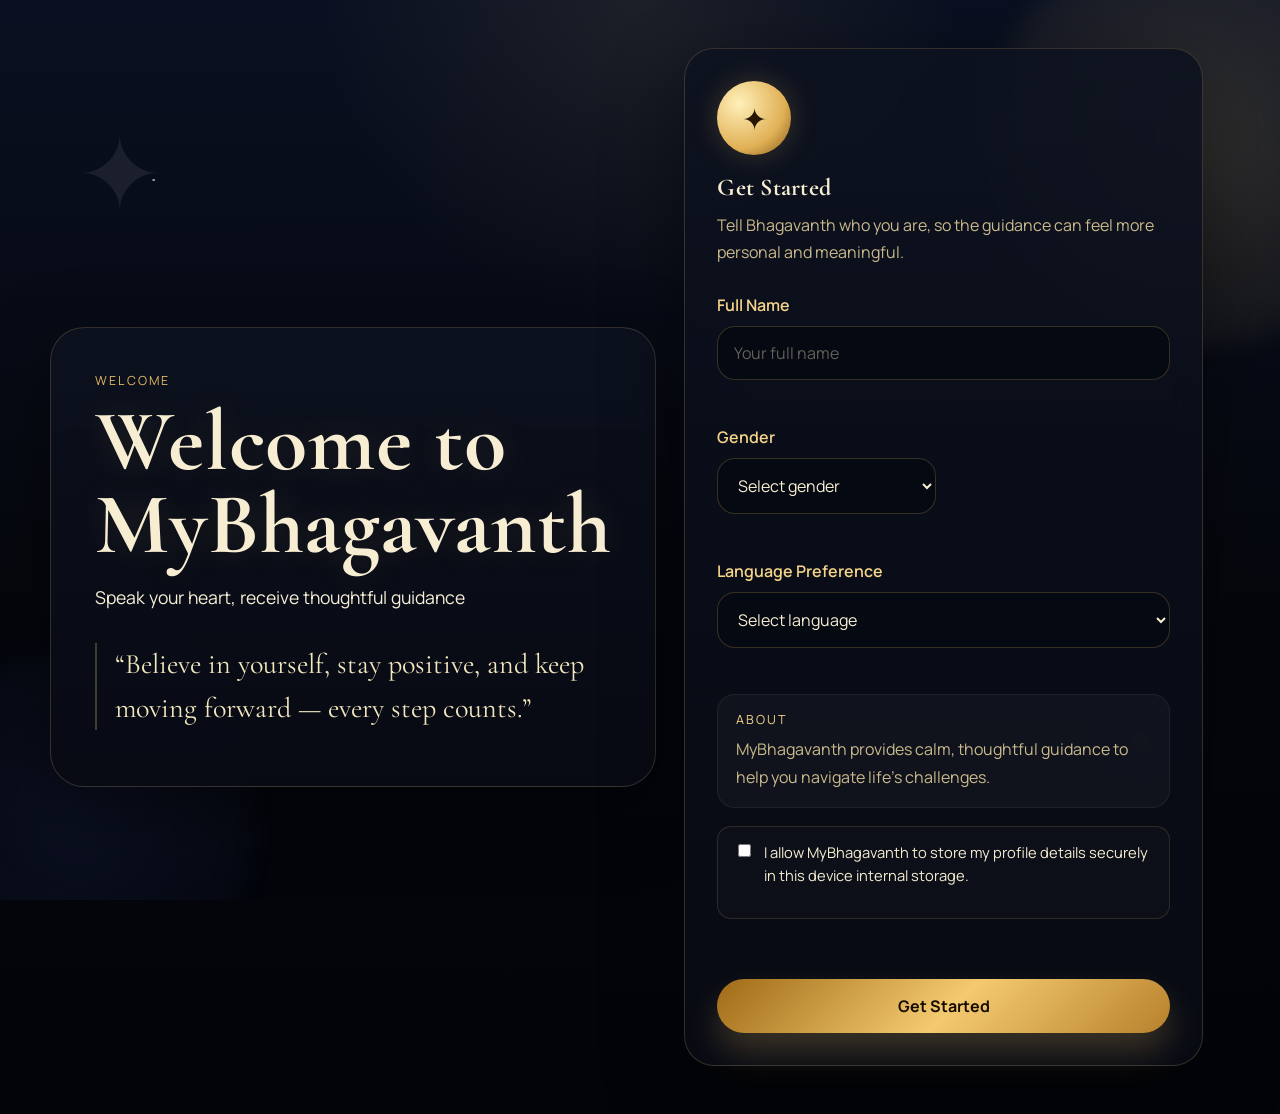
<file: index.html>
<!DOCTYPE html>
<html lang="en">
<head>
    <meta charset="UTF-8">
    <meta name="viewport" content="width=device-width, initial-scale=1.0">
    <title>MyBhagavanth | AI Life Guidance</title>
    <meta name="description" content="Receive calm, thoughtful guidance through an AI-powered life companion.">
    <meta name="theme-color" content="#0a1020">
    <meta name="apple-mobile-web-app-capable" content="yes">
    <meta name="apple-mobile-web-app-status-bar-style" content="black-translucent">
    <link rel="manifest" href="manifest.webmanifest">
    <link rel="icon" href="icon-192.svg" type="image/svg+xml">
    <link rel="apple-touch-icon" href="icon-192.svg">
    <link rel="preconnect" href="https://fonts.googleapis.com">
    <link rel="preconnect" href="https://fonts.gstatic.com" crossorigin>
        <link href="https://fonts.googleapis.com/css2?family=Inter:wght@400;500;600;700&family=Playfair+Display:wght@500;600;700&display=swap" rel="stylesheet">
    <link rel="stylesheet" href="style.css">
</head>
<body>
    <div class="cosmic-bg" aria-hidden="true">
        <div class="orb orb-one"></div>
        <div class="orb orb-two"></div>
        <div class="stars"></div>
    </div>
    
        <header id="desktopSiteHeader" class="desktop-site-header">
            <div class="desktop-site-header__inner">
                <a href="home.html" class="desktop-brand">
                    <span id="desktopBrandMark" class="desktop-brand__mark">✦</span>
                    <span>
                        <strong>MyBhagavanth</strong>
                        <small>Seek guidance, find peace</small>
                    </span>
                </a>
                <nav class="desktop-site-nav" aria-label="Primary navigation">
                    <a href="home.html" class="desktop-site-nav__link">Home</a>
                    <a href="index.html" class="desktop-site-nav__link is-active">Chat</a>
                    <a href="history.html" class="desktop-site-nav__link">History</a>
                    <a href="profile.html" class="desktop-site-nav__link">Profile</a>
                    <a href="about.html" class="desktop-site-nav__link">About</a>
                </nav>
            </div>
        </header>

    <header class="mobile-app-header">
        <div class="mobile-app-brand">
            <p class="mobile-app-label"></p>
            <h2>MyBhagavanth</h2>
        </div>
        <button id="mobileMenuButton" type="button" class="mobile-icon-button mobile-profile-icon" aria-label="Open menu">
            <svg viewBox="0 0 24 24" width="22" height="22" fill="currentColor"><path d="M12 12c2.7 0 4.8-2.1 4.8-4.8S14.7 2.4 12 2.4 7.2 4.5 7.2 7.2 9.3 12 12 12zm0 2.4c-3.2 0-9.6 1.6-9.6 4.8v2.4h19.2v-2.4c0-3.2-6.4-4.8-9.6-4.8z"/></svg>
        </button>
    </header>

    <div id="mobileDrawerBackdrop" class="mobile-drawer-backdrop" aria-hidden="true"></div>
    <aside id="mobileDrawer" class="mobile-drawer" aria-hidden="true">
        <div class="mobile-drawer-head">
            <div>
                <p class="mobile-drawer-label">Menu</p>
                <h3 id="mobileDrawerName">Seeker</h3>
                <p id="mobileDrawerMeta" class="mobile-drawer-meta"></p>
            </div>
            <button id="mobileDrawerClose" type="button" class="mobile-icon-button mobile-close-button" aria-label="Close menu">×</button>
        </div>

        <nav class="mobile-drawer-nav">
            <button type="button" class="mobile-drawer-link" data-app-route="home">Home</button>
            <button type="button" class="mobile-drawer-link" data-app-route="chat">Ask Bhagavanth</button>
            <button type="button" class="mobile-drawer-link" data-app-route="profile">Profile</button>
            <button type="button" class="mobile-drawer-link" data-app-route="history">History</button>
            <button type="button" class="mobile-drawer-link" data-app-route="about">About</button>
        </nav>

        <div class="mobile-settings-card">
            <label class="mobile-settings-label" for="mobileLanguageSelect">Language Selection</label>
            <select id="mobileLanguageSelect" class="mobile-settings-select">
                <option value="Kannada">Kannada</option>
                <option value="English">English</option>
            </select>
        </div>

        <div class="mobile-settings-card">
            <label class="mobile-settings-switch" for="typingAnimationToggle">
                <span>
                    <strong>Settings</strong>
                    <small>Typing animation in responses</small>
                </span>
                <input id="typingAnimationToggle" type="checkbox" checked>
            </label>
        </div>

        <div class="mobile-drawer-actions">
            <button id="mobileInstallButton" type="button" class="secondary-button pwa-install-button" hidden>Install App</button>
            <button id="mobileProfileButton" type="button" class="secondary-button">Profile</button>
            <button id="mobileLogoutButton" type="button" class="secondary-button">Logout</button>
        </div>
    </aside>

    <main class="page-shell">
        <section id="homeSection" class="hero mobile-section" data-mobile-section="home">
            <div class="hero-content">
                <p id="heroKicker" class="hero-kicker">Life Wisdom</p>
                <h1>MyBhagavanth</h1>
                <p id="heroQuote" class="hero-quote">
                    "Believe in yourself, stay positive, and keep moving forward — every step counts."
                </p>
                <p id="heroVerse" class="hero-verse"></p>
            </div>
        </section>

            <div class="desktop-main-grid desktop-main-grid--single">
                <section id="chatSection" class="app-card chat-app mobile-section" data-mobile-section="chat">
                    <div class="chat-header">
                        <div id="responseAvatar" class="chat-header__avatar" aria-hidden="true">✦</div>
                        <div class="chat-header__info">
                            <p id="responseTitle" class="chat-header__name">Bhagavanth's Guidance</p>
                            <p id="responseSubtitle" class="chat-header__status">Gentle wisdom for a better life</p>
                        </div>
                    </div>

                    <div class="chat-messages" id="chatMessages">
                        <div class="chat-date-divider"><span>Today</span></div>
                        <div class="chat-bubble chat-bubble--ai chat-bubble--welcome">
                            <div class="chat-bubble__avatar-col">
                                <div class="chat-bubble__avatar">✦</div>
                            </div>
                            <div class="chat-bubble__body">
                                <p class="chat-bubble__text" id="supportText">Bhagavanth will respond with calm, thoughtful guidance to help you in life.</p>
                                <span class="chat-bubble__time">Welcome</span>
                            </div>
                        </div>
                    </div>

                    <div class="chat-status" id="statusPanel" aria-live="polite"></div>

                    <div class="chat-input-bar">
                        <textarea id="promptInput" rows="1" placeholder="Type your message..."></textarea>
                        <button id="askButton" type="button" class="chat-send-btn" aria-label="Send message">
                            <svg viewBox="0 0 24 24" width="22" height="22" fill="none"><path d="M2.01 21L23 12 2.01 3 2 10l15 2-15 2z" fill="currentColor"/></svg>
                        </button>
                    </div>
                </section>

            </div>

        <section id="profileSection" class="mobile-profile-card">
            <div class="mobile-profile-header">
                <div>
                    <p class="user-bar-label">Profile</p>
                    <h2 id="mobileProfileName">Seeker</h2>
                </div>
                <div id="mobileProfileBadge" class="theme-chip">Guidance Mode</div>
            </div>
            <div class="mobile-profile-grid">
                <article class="mobile-profile-item">
                    <span>Language</span>
                    <strong id="mobileProfileLanguage">English</strong>
                </article>
                <article class="mobile-profile-item">
                    <span>Gender</span>
                    <strong id="mobileProfileGender">-</strong>
                </article>
                <article class="mobile-profile-item">
                    <span>Status</span>
                    <strong>Connected</strong>
                </article>
            </div>
            <div class="mobile-profile-actions">
                <button id="mobileChangeProfileButton" type="button" class="secondary-button">Edit Profile</button>
                <button id="mobileAskNowButton" type="button" class="secondary-button">Ask Now</button>
            </div>
        </section>
    </main>

    <nav class="mobile-bottom-nav" aria-hidden="true">
        <button type="button" class="mobile-nav-item is-active" data-app-route="home">
            <span class="mobile-nav-icon">⌂</span>
            <span class="mobile-nav-label">Home</span>
        </button>
        <button type="button" class="mobile-nav-item" data-app-route="chat">
            <span class="mobile-nav-icon">✦</span>
            <span class="mobile-nav-label">Chat</span>
        </button>
        <button type="button" class="mobile-nav-item" data-app-route="history">
            <span class="mobile-nav-icon">☰</span>
            <span class="mobile-nav-label">History</span>
        </button>
        <button type="button" class="mobile-nav-item" data-app-route="profile">
            <span class="mobile-nav-icon">◉</span>
            <span class="mobile-nav-label">Profile</span>
        </button>
    </nav>

    <script src="pwa.js"></script>
    <script src="script.js"></script>
</body>
</html>
</file>
<file: style.css>
﻿:root {
    --bg: #05070d;
    --bg-soft: rgba(11, 15, 26, 0.82);
    --panel: rgba(9, 14, 24, 0.78);
    --panel-border: rgba(244, 198, 92, 0.2);
    --text: #f7edd2;
    --muted: #c6b88a;
    --gold: #e4b85f;
    --gold-strong: #f6d481;
    --gold-shadow: rgba(228, 184, 95, 0.28);
    --danger: #ff8e7d;
    --success: #9cd6a2;
    --shadow: 0 24px 80px rgba(0, 0, 0, 0.45);
    --radius-lg: 28px;
    --radius-md: 18px;
    --radius-sm: 12px;
    --content-width: 1200px;
    --space-2: 12px;
    --space-3: 18px;
    --space-4: 24px;
    --space-5: 32px;
    --space-6: 48px;
    --space-7: 64px;
    --surface-strong: linear-gradient(180deg, rgba(14, 20, 34, 0.86), rgba(8, 11, 20, 0.94));
    --response-surface: linear-gradient(180deg, rgba(17, 24, 41, 0.88), rgba(8, 11, 18, 0.92));
    --symbol: "✦";
}

* {
    box-sizing: border-box;
}

html {
    scroll-behavior: smooth;
}

body {
    margin: 0;
    min-height: 100vh;
    font-family: "Inter", sans-serif;
    color: var(--text);
    background:
        radial-gradient(circle at top, rgba(121, 83, 24, 0.14), transparent 28%),
        linear-gradient(180deg, #0a1020 0%, #05070d 54%, #03050a 100%);
    overflow-x: hidden;
    transition: background 280ms ease, color 280ms ease;
}

button,
textarea {
    font: inherit;
}

.cosmic-bg {
    position: fixed;
    inset: 0;
    pointer-events: none;
    overflow: hidden;
}

.orb {
    position: absolute;
    border-radius: 50%;
    filter: blur(12px);
    opacity: 0.35;
}

.orb-one {
    top: 8%;
    right: -8%;
    width: 420px;
    height: 420px;
    background: radial-gradient(circle, rgba(251, 217, 127, 0.55), rgba(251, 217, 127, 0.04));
}

.orb-two {
    bottom: -10%;
    left: -10%;
    width: 360px;
    height: 360px;
    background: radial-gradient(circle, rgba(95, 134, 255, 0.26), rgba(95, 134, 255, 0.03));
}

.stars {
    position: absolute;
    inset: 0;
    background-image:
        radial-gradient(circle at 10% 18%, rgba(255, 255, 255, 0.7) 0 1px, transparent 1.5px),
        radial-gradient(circle at 78% 22%, rgba(255, 255, 255, 0.5) 0 1px, transparent 1.5px),
        radial-gradient(circle at 63% 74%, rgba(255, 255, 255, 0.6) 0 1px, transparent 1.5px),
        radial-gradient(circle at 30% 62%, rgba(255, 255, 255, 0.45) 0 1px, transparent 1.5px),
        radial-gradient(circle at 86% 80%, rgba(255, 255, 255, 0.3) 0 1px, transparent 1.5px);
    opacity: 0.8;
    transition: opacity 280ms ease;
}

.cosmic-bg::before,
.cosmic-bg::after {
    position: absolute;
    font-family: "Playfair Display", serif;
    color: rgba(255, 255, 255, 0.06);
    content: var(--symbol);
    line-height: 1;
}

.cosmic-bg::before {
    top: 10%;
    left: 7%;
    font-size: clamp(3.4rem, 7vw, 6rem);
}

.cosmic-bg::after {
    right: 8%;
    bottom: 16%;
    font-size: clamp(3rem, 6vw, 5rem);
}

.page-shell {
    position: relative;
    z-index: 1;
    width: min(calc(100% - 32px), var(--content-width));
    margin: 0 auto;
    padding: 128px 0 96px;
}

.desktop-site-header {
    position: fixed;
    top: 0;
    left: 0;
    right: 0;
    z-index: 18;
    background: linear-gradient(180deg, rgba(5, 8, 15, 0.78), rgba(5, 8, 15, 0.46));
    backdrop-filter: blur(18px);
    border-bottom: 1px solid rgba(255, 255, 255, 0.04);
    transition: background 280ms ease, box-shadow 280ms ease, border-color 280ms ease;
}

.desktop-site-header.is-scrolled {
    background: rgba(7, 10, 18, 0.9);
    box-shadow: 0 16px 32px rgba(0, 0, 0, 0.22);
    border-color: rgba(255, 255, 255, 0.08);
}

.desktop-site-header__inner,
.desktop-site-footer__inner {
    width: min(calc(100% - 32px), var(--content-width));
    margin: 0 auto;
}

.desktop-site-header__inner {
    display: flex;
    align-items: center;
    justify-content: space-between;
    gap: var(--space-4);
    min-height: 82px;
}

.desktop-brand {
    display: inline-flex;
    align-items: center;
    gap: 14px;
    color: inherit;
    text-decoration: none;
}

.desktop-brand__mark {
    width: 46px;
    height: 46px;
    border-radius: 16px;
    display: grid;
    place-items: center;
    font-family: "Playfair Display", serif;
    font-size: 1.4rem;
    color: #231402;
    background: radial-gradient(circle at 30% 30%, #ffe9ae, #deae49 65%, #885d16);
    box-shadow: 0 12px 28px rgba(228, 184, 95, 0.22);
}

.desktop-brand strong,
.desktop-site-nav__link,
.desktop-site-footer__nav a {
    font-weight: 600;
}

.desktop-brand strong {
    display: block;
    font-family: "Playfair Display", serif;
    font-size: 1.2rem;
}

.desktop-brand small {
    display: block;
    color: var(--muted);
    margin-top: 2px;
}

.desktop-site-nav {
    display: inline-flex;
    align-items: center;
    gap: 8px;
    padding: 6px;
    border-radius: 999px;
    background: rgba(255, 255, 255, 0.04);
    border: 1px solid rgba(255, 255, 255, 0.05);
}

.desktop-site-nav__link {
    padding: 10px 16px;
    border-radius: 999px;
    color: var(--muted);
    text-decoration: none;
    transition: color 180ms ease, background 180ms ease, transform 180ms ease;
}

.desktop-site-nav__link:hover,
.desktop-site-nav__link.is-active {
    color: var(--text);
    background: rgba(255, 255, 255, 0.08);
}

.desktop-site-nav__link:hover {
    transform: translateY(-1px);
}

.mobile-app-header,
.mobile-drawer,
.mobile-drawer-backdrop,
.mobile-bottom-nav,
.mobile-profile-card {
    display: none;
}

/* =============================================
   Mobile Sidebar (right-side drawer)
   ============================================= */

@media (max-width: 768px) {
    .mobile-app-header {
        display: flex !important;
        align-items: center;
        justify-content: space-between;
        position: fixed;
        top: 0;
        left: 0;
        right: 0;
        z-index: 1000;
        padding: 10px 16px;
        background: linear-gradient(180deg, rgba(10, 16, 32, 0.97), rgba(8, 12, 22, 0.95));
        border-bottom: 1px solid var(--panel-border);
        backdrop-filter: blur(12px);
        -webkit-backdrop-filter: blur(12px);
    }

    .mobile-app-header .mobile-app-brand {
        order: 1;
        flex: 1;
        min-width: 0;
    }

    .mobile-app-header .mobile-app-brand h2 {
        margin: 0;
        font-family: "Playfair Display", serif;
        font-size: 1.1rem;
        color: var(--gold-strong);
    }

    .mobile-app-header .mobile-app-brand .mobile-app-label {
        margin: 0;
        font-size: 0.72rem;
    }

    .mobile-app-header .mobile-header-avatar {
        display: none;
    }

    .mobile-app-header #mobileMenuButton {
        order: 2;
        margin-left: auto;
    }

    .desktop-site-header {
        display: none !important;
    }

    /* Drawer backdrop */
    .mobile-drawer-backdrop {
        display: block !important;
        position: fixed;
        inset: 0;
        z-index: 1100;
        background: rgba(0, 0, 0, 0.55);
        opacity: 0;
        pointer-events: none;
        transition: opacity 280ms ease;
    }

    body.mobile-drawer-open .mobile-drawer-backdrop {
        opacity: 1;
        pointer-events: auto;
    }

    /* Drawer panel — slides from left */
    .mobile-drawer {
        display: flex !important;
        flex-direction: column;
        position: fixed;
        top: 0;
        left: 0;
        bottom: 0;
        width: 280px;
        max-width: 80vw;
        z-index: 1200;
        background: var(--surface-strong);
        border-right: 1px solid var(--panel-border);
        box-shadow: 8px 0 32px rgba(0, 0, 0, 0.35);
        transform: translateX(-100%);
        transition: transform 300ms cubic-bezier(0.4, 0, 0.2, 1);
        overflow-y: auto;
        -webkit-overflow-scrolling: touch;
    }

    body.mobile-drawer-open .mobile-drawer {
        transform: translateX(0);
    }

    .mobile-drawer-head {
        display: flex;
        align-items: flex-start;
        justify-content: space-between;
        padding: 20px 18px 14px;
        border-bottom: 1px solid rgba(255, 255, 255, 0.06);
    }

    .mobile-drawer-head h3 {
        margin: 4px 0 0;
        font-family: "Playfair Display", serif;
        font-size: 1.15rem;
        color: var(--gold-strong);
    }

    .mobile-drawer-head .mobile-drawer-meta {
        margin: 4px 0 0;
        font-size: 0.8rem;
        color: var(--muted);
    }

    .mobile-drawer-nav {
        display: flex;
        flex-direction: column;
        gap: 2px;
        padding: 12px 10px;
    }

    .mobile-drawer-link {
        display: block;
        width: 100%;
        text-align: left;
        padding: 12px 14px;
        border-radius: 12px;
        border: none;
        background: transparent;
        color: var(--text);
        font-size: 0.95rem;
        cursor: pointer;
        transition: background 180ms ease;
    }

    .mobile-drawer-link:hover,
    .mobile-drawer-link:focus-visible {
        background: rgba(255, 255, 255, 0.06);
    }

    .mobile-settings-card {
        margin: 4px 14px;
        padding: 14px;
        border-radius: 14px;
        background: rgba(255, 255, 255, 0.04);
        border: 1px solid rgba(255, 255, 255, 0.06);
    }

    .mobile-settings-card + .mobile-settings-card {
        margin-top: 8px;
    }

    .mobile-settings-select {
        width: 100%;
        margin-top: 8px;
        padding: 8px 12px;
        border-radius: 10px;
        border: 1px solid rgba(255, 255, 255, 0.1);
        background: rgba(5, 8, 14, 0.6);
        color: var(--text);
        font-size: 0.9rem;
    }

    .mobile-settings-switch {
        display: flex;
        align-items: center;
        justify-content: space-between;
        gap: 12px;
        cursor: pointer;
    }

    .mobile-settings-switch small {
        display: block;
        margin-top: 2px;
        color: var(--muted);
        font-size: 0.78rem;
    }

    .mobile-settings-switch input[type="checkbox"] {
        width: 40px;
        height: 22px;
        accent-color: var(--gold);
        flex-shrink: 0;
    }

    .mobile-drawer-actions {
        display: flex;
        flex-direction: column;
        gap: 8px;
        padding: 16px 14px;
        margin-top: auto;
    }

    .mobile-drawer-actions .secondary-button {
        width: 100%;
        text-align: center;
    }
}

.mobile-icon-button {
    width: 44px;
    height: 44px;
    padding: 0;
    display: inline-flex;
    align-items: center;
    justify-content: center;
    border-radius: 50%;
    background: rgba(255, 255, 255, 0.06);
    color: var(--text);
    border: 1px solid rgba(255, 255, 255, 0.08);
    cursor: pointer;
}

.mobile-icon-button span {
    display: block;
    width: 18px;
    height: 2px;
    border-radius: 999px;
    background: currentColor;
}

.mobile-icon-button span + span {
    margin-top: 0;
}

.mobile-profile-card {
    margin-top: 28px;
    border-radius: var(--radius-lg);
    padding: 24px;
    background: var(--surface-strong);
    border: 1px solid var(--panel-border);
    box-shadow: var(--shadow);
}

.mobile-profile-header,
.mobile-profile-actions {
    display: flex;
    align-items: center;
    justify-content: space-between;
    gap: 16px;
}

.mobile-profile-header h2 {
    margin: 4px 0 0;
    font-family: "Playfair Display", serif;
}

.mobile-profile-grid {
    display: grid;
    grid-template-columns: repeat(2, minmax(0, 1fr));
    gap: 14px;
    margin: 20px 0;
}

.mobile-profile-item {
    padding: 16px;
    border-radius: 18px;
    background: rgba(255, 255, 255, 0.04);
    border: 1px solid rgba(255, 255, 255, 0.06);
}

.mobile-profile-item span,
.mobile-drawer-label,
.mobile-settings-label,
.mobile-nav-label,
.mobile-app-label {
    display: block;
    color: var(--muted);
    font-size: 0.82rem;
}

.mobile-profile-item strong {
    display: block;
    margin-top: 8px;
    color: var(--gold-strong);
}

.pwa-install-button[hidden] {
    display: none !important;
}

.mobile-close-button {
    font-size: 1.6rem;
    line-height: 1;
}

.user-bar {
    display: flex;
    align-items: center;
    justify-content: space-between;
    gap: var(--space-4);
    margin-bottom: var(--space-5);
    padding: 24px 26px;
    border-radius: 20px;
    background: linear-gradient(180deg, rgba(13, 19, 32, 0.92), rgba(8, 11, 19, 0.94));
    border: 1px solid rgba(244, 198, 92, 0.16);
    box-shadow: 0 18px 48px rgba(0, 0, 0, 0.26);
    animation: rise-in 0.75s ease-out both;
    transition: background 280ms ease, border-color 280ms ease, transform 220ms ease;
}

.user-bar-copy {
    min-width: 0;
}

.user-bar-actions {
    display: flex;
    flex-wrap: wrap;
    align-items: center;
    justify-content: flex-end;
    gap: 12px;
}

.theme-chip {
    min-width: 154px;
    padding: 10px 18px;
    border-radius: 999px;
    text-align: center;
    font-size: 0.88rem;
    color: var(--gold-strong);
    border: 1px solid rgba(255, 255, 255, 0.08);
    background: rgba(255, 255, 255, 0.04);
}

.desktop-nav-links {
    display: flex;
    flex-wrap: wrap;
    gap: 12px;
}

.nav-link-button {
    text-decoration: none;
    display: inline-flex;
    align-items: center;
    justify-content: center;
}

.user-bar-copy h2 {
    margin: 4px 0 8px;
    font-family: "Playfair Display", serif;
    font-size: clamp(1.45rem, 2vw, 1.9rem);
    line-height: 1.1;
}

.user-bar-label {
    margin: 0;
    color: var(--gold);
    text-transform: uppercase;
    letter-spacing: 0.16em;
    font-size: 0.72rem;
}

.user-meta {
    margin: 0;
    color: var(--muted);
    line-height: 1.6;
}

.hero {
    text-align: center;
    padding: 0 0 var(--space-6);
    animation: rise-in 0.9s ease-out both;
}

.hero-content {
    width: min(100%, 760px);
    margin: 0 auto;
}

.hero-kicker {
    margin: 0 0 12px;
    color: var(--gold);
    letter-spacing: 0.18em;
    text-transform: uppercase;
    font-size: 0.78rem;
}

.hero h1,
.history-header h2 {
    margin: 0;
    font-family: "Playfair Display", serif;
    font-weight: 700;
    letter-spacing: 0.01em;
}

.hero h1 {
    font-size: clamp(3.2rem, 6vw, 5.4rem);
    line-height: 0.92;
    text-shadow: 0 0 36px rgba(228, 184, 95, 0.15);
}

.hero-quote {
    width: min(100%, 680px);
    margin: 24px auto 14px;
    font-family: "Playfair Display", serif;
    font-size: clamp(1.08rem, 1.8vw, 1.38rem);
    line-height: 1.85;
    color: #f3e8c1;
}

.hero-verse {
    margin: 0;
    color: var(--muted);
    font-size: 0.96rem;
}

.app-card,
.history-section {
    background: var(--surface-strong);
    border: 1px solid var(--panel-border);
    box-shadow: var(--shadow);
    backdrop-filter: blur(20px);
    transition: background 280ms ease, border-color 280ms ease;
}

.app-card {
    border-radius: 18px;
    padding: 28px;
    animation: rise-in 1s ease-out 0.12s both;
}

.desktop-main-grid {
    display: grid;
    grid-template-columns: minmax(0, 1.25fr) minmax(350px, 0.75fr);
    gap: 28px;
    align-items: start;
}

.desktop-main-grid--single {
    grid-template-columns: minmax(0, 860px);
    justify-content: center;
    width: min(100%, 920px);
    margin: 0 auto;
}

.input-panel {
    display: grid;
    gap: 16px;
}

.input-label,
.response-title,
.history-label {
    color: var(--gold-strong);
}

.input-label {
    font-size: 1rem;
    font-weight: 600;
    letter-spacing: 0.01em;
}

textarea {
    width: 100%;
    min-height: 150px;
    resize: vertical;
    border-radius: 16px;
    border: 1px solid rgba(228, 184, 95, 0.28);
    background: rgba(5, 8, 14, 0.82);
    color: var(--text);
    padding: 18px 18px;
    outline: none;
    transition: border-color 180ms ease, box-shadow 180ms ease, transform 180ms ease;
}

textarea:focus {
    border-color: rgba(246, 212, 129, 0.9);
    box-shadow: 0 0 0 4px rgba(228, 184, 95, 0.12);
    transform: translateY(-1px);
}

textarea::placeholder {
    color: rgba(247, 237, 210, 0.42);
}

.input-actions,
.history-header,
.response-header {
    display: flex;
    align-items: center;
    justify-content: space-between;
    gap: 18px;
}

.support-text,
.response-subtitle {
    margin: 0;
    color: var(--muted);
    font-size: 0.95rem;
    line-height: 1.65;
}

.support-text {
    max-width: 560px;
}

button {
    border: 0;
    cursor: pointer;
    transition: transform 180ms ease, box-shadow 180ms ease, opacity 180ms ease;
}

#askButton:not(.chat-send-btn),
.secondary-button {
    border-radius: 999px;
    padding: 13px 22px;
    font-weight: 700;
}

#askButton:not(.chat-send-btn) {
    background: linear-gradient(135deg, #a36b18, #f2c766 52%, #b4802a 100%);
    color: #160d02;
    box-shadow: 0 16px 30px rgba(228, 184, 95, 0.24);
}

#askButton:not(.chat-send-btn):hover,
.secondary-button:hover {
    transform: translateY(-2px);
}

#askButton:not(.chat-send-btn):disabled {
    opacity: 0.7;
    cursor: progress;
}

.secondary-button {
    background: rgba(255, 255, 255, 0.05);
    color: var(--text);
    border: 1px solid rgba(228, 184, 95, 0.18);
}

.status-panel {
    min-height: 28px;
    padding-top: 14px;
    color: var(--muted);
}

.loading {
    display: inline-flex;
    align-items: center;
    gap: 12px;
}

.loading-dots {
    display: inline-flex;
    gap: 6px;
}

.loading-dots span {
    width: 8px;
    height: 8px;
    border-radius: 50%;
    background: var(--gold-strong);
    animation: pulse 1.2s infinite ease-in-out;
}

.loading-dots span:nth-child(2) {
    animation-delay: 0.15s;
}

.loading-dots span:nth-child(3) {
    animation-delay: 0.3s;
}

.response-section {
    padding-top: 8px;
}

.response-card {
    padding: 24px;
    border-radius: 16px;
    background: var(--response-surface);
    border: 1px solid rgba(246, 212, 129, 0.38);
    box-shadow:
        0 0 0 1px rgba(246, 212, 129, 0.08),
        0 0 40px rgba(228, 184, 95, 0.12),
        inset 0 0 30px rgba(246, 212, 129, 0.03);
    opacity: 1;
    transform: translateY(0);
    transition: opacity 260ms ease, transform 260ms ease;
}

.response-card.hidden {
    display: none;
}

.response-card.reveal {
    animation: card-fade 0.5s ease forwards;
}

.avatar {
    width: 56px;
    height: 56px;
    border-radius: 50%;
    display: grid;
    place-items: center;
    font-family: "Playfair Display", serif;
    font-size: 1.5rem;
    color: #251502;
    background: radial-gradient(circle at 30% 30%, #ffe9ae, #deae49 65%, #885d16);
    box-shadow: 0 0 24px rgba(228, 184, 95, 0.28);
    transition: background 280ms ease, box-shadow 280ms ease, color 280ms ease;
}

.response-title {
    margin: 0 0 4px;
    font-weight: 700;
}

.response-content {
    padding-top: 18px;
    font-size: 1rem;
    line-height: 1.9;
    color: #f6eed4;
    white-space: pre-wrap;
}

.cursor {
    display: inline-block;
    width: 10px;
    animation: blink 1s step-end infinite;
}

.history-section {
    margin-top: 28px;
    border-radius: 18px;
    padding: 24px;
    animation: rise-in 1s ease-out 0.2s both;
}

.desktop-site-footer {
    position: relative;
    z-index: 1;
    padding: 0 0 48px;
}

.desktop-site-footer__inner {
    display: flex;
    align-items: center;
    justify-content: space-between;
    gap: 18px;
    padding-top: 30px;
    border-top: 1px solid rgba(255, 255, 255, 0.08);
    color: var(--muted);
}

.desktop-site-footer__inner p {
    margin: 0;
}

.desktop-site-footer__nav {
    display: inline-flex;
    align-items: center;
    gap: 18px;
}

.desktop-site-footer__nav a {
    color: var(--muted);
    text-decoration: none;
}

.desktop-site-footer__nav a:hover {
    color: var(--text);
}

.history-header {
    margin-bottom: 18px;
}

.history-list {
    display: grid;
    gap: 16px;
}

.history-empty {
    margin: 0;
    color: var(--muted);
    text-align: center;
    padding: 24px 0 8px;
}

.history-item {
    padding: 18px;
    border-radius: var(--radius-md);
    background: rgba(255, 255, 255, 0.03);
    border: 1px solid rgba(255, 255, 255, 0.06);
    transition: background 280ms ease, border-color 280ms ease;
}

.history-item p {
    margin: 0;
}

.history-question,
.history-answer {
    margin-top: 8px;
    line-height: 1.7;
    white-space: pre-wrap;
}

.history-answer-label {
    margin-top: 16px;
}

.status-error {
    color: var(--danger);
}

.status-success {
    color: var(--success);
}

@keyframes pulse {
    0%, 80%, 100% {
        transform: scale(0.7);
        opacity: 0.45;
    }
    40% {
        transform: scale(1);
        opacity: 1;
    }
}

@keyframes blink {
    50% {
        opacity: 0;
    }
}

@keyframes rise-in {
    from {
        opacity: 0;
        transform: translateY(18px);
    }
    to {
        opacity: 1;
        transform: translateY(0);
    }
}

@keyframes card-fade {
    from {
        opacity: 0;
        transform: translateY(14px);
    }
    to {
        opacity: 1;
        transform: translateY(0);
    }
}

@media (max-width: 720px) {
    .page-shell {
        width: min(calc(100% - 20px), var(--content-width));
        padding-top: 64px;
        padding-bottom: 8px;
    }

    .app-card:not(.chat-app),
    .history-section {
        padding: 18px;
        border-radius: 22px;
    }

    .input-actions,
    .history-header,
    .response-header,
    .user-bar {
        flex-direction: column;
        align-items: stretch;
    }

    #askButton:not(.chat-send-btn),
    .secondary-button {
        width: 100%;
    }

    .avatar {
        width: 50px;
        height: 50px;
    }
}

@media (max-width: 768px) {
    .mobile-profile-card {
        display: none !important;
    }

    .page-shell {
        width: min(calc(100% - 24px), var(--content-width));
        max-width: none;
        padding: 64px 0 96px;
    }

    .desktop-site-header {
        display: none !important;
    }

    .desktop-site-footer {
        display: block;
        padding: 0 0 28px;
    }

    .desktop-site-footer__inner {
        flex-direction: column;
        align-items: flex-start;
        gap: 10px;
        padding-top: 22px;
    }

    .desktop-site-footer__nav {
        flex-wrap: wrap;
        gap: 14px;
    }

    .desktop-main-grid {
        display: block;
    }

    .hero,
    .app-card:not(.chat-app),
    .history-section,
    .user-bar {
        margin: 0 0 16px;
        border-radius: 24px;
    }

    .hero {
        min-height: auto;
        display: block;
        padding: 8px 4px 20px;
    }

    .hero h1 {
        font-size: clamp(2.5rem, 11vw, 3.9rem);
    }

    .hero-quote {
        width: 100%;
        font-size: 1.02rem;
    }

    .app-card:not(.chat-app),
    .history-section,
    .user-bar {
        padding: 20px 16px;
    }

    .user-bar {
        display: flex;
        flex-direction: column;
        align-items: stretch;
        gap: 14px;
    }

    .input-actions,
    .history-header,
    .response-header {
        flex-direction: column;
        align-items: stretch;
    }

    #askButton:not(.chat-send-btn),
    .secondary-button,
    .desktop-nav-links .nav-link-button {
        width: 100%;
        min-height: 52px;
    }

    .desktop-nav-links {
        display: grid;
        gap: 10px;
        width: 100%;
        margin-left: 0;
    }

    .mobile-bottom-nav {
        position: fixed;
        left: 12px;
        right: 12px;
        bottom: 12px;
        z-index: 22;
        display: grid !important;
        grid-template-columns: repeat(4, minmax(0, 1fr));
        gap: 8px;
        padding: 8px;
        border-radius: 22px;
        background: rgba(6, 10, 18, 0.9);
        border: 1px solid rgba(255, 255, 255, 0.08);
        box-shadow: 0 18px 36px rgba(0, 0, 0, 0.24);
        backdrop-filter: blur(18px);
    }

    .mobile-nav-item {
        position: relative;
        display: inline-flex;
        flex-direction: column;
        align-items: center;
        justify-content: center;
        gap: 5px;
        min-height: 56px;
        padding: 6px 4px;
        border-radius: 16px;
        color: var(--muted);
        background: transparent;
        -webkit-tap-highlight-color: transparent;
    }

    .mobile-nav-item.is-active {
        color: var(--gold-strong);
        background: rgba(255, 255, 255, 0.07);
    }

    .mobile-nav-icon {
        font-size: 1.1rem;
        line-height: 1;
    }

    .mobile-nav-label {
        font-size: 0.72rem;
        font-weight: 600;
        line-height: 1;
    }

    textarea:not(.chat-input-bar textarea) {
        min-height: 170px;
        border-radius: 22px;
    }

    .chat-app {
        margin: 0 0 16px;
    }

    .response-card {
        border-radius: 22px;
    }

    .response-content {
        font-size: 0.98rem;
        line-height: 1.8;
    }
}

@media (min-width: 769px) {
    .mobile-profile-card {
        display: none;
    }

    .page-shell > section,
    .page-shell > div {
        margin-bottom: var(--space-5);
    }

    .app-card {
        min-height: 700px;
        display: grid;
        grid-template-rows: minmax(260px, 1fr) auto auto;
        gap: 14px;
        padding: 0;
        overflow: hidden;
    }

    .desktop-main-grid--single .app-card {
        width: 100%;
        max-width: 920px;
        margin: 0 auto;
    }

    .response-section {
        grid-row: 1;
        padding: 26px 26px 0;
        overflow-y: auto;
        min-height: 0;
    }

    .status-panel {
        grid-row: 2;
        padding: 0 26px;
    }

    .input-panel {
        grid-row: 3;
        gap: 14px;
        padding: 22px 26px 26px;
        background: linear-gradient(180deg, rgba(10, 15, 26, 0.88), rgba(8, 11, 20, 0.96));
        border-top: 1px solid rgba(255, 255, 255, 0.06);
    }

    .desktop-main-grid--single .input-panel {
        gap: 16px;
    }

    .desktop-main-grid--single textarea {
        min-height: 170px;
        max-height: 280px;
    }

    .desktop-main-grid--single .input-actions {
        align-items: flex-end;
        gap: 16px;
    }

    .desktop-main-grid--single .support-text {
        flex: 1 1 420px;
    }

    .desktop-main-grid--single #askButton {
        flex: 0 0 auto;
        min-width: 210px;
        padding-inline: 28px;
        white-space: nowrap;
    }

    .desktop-main-grid--single .response-header {
        align-items: flex-start;
    }

    .desktop-main-grid--single .response-card {
        padding: 26px;
        border-radius: 18px;
    }

    .desktop-main-grid--single .response-content {
        padding-top: 20px;
        line-height: 1.85;
    }

    .history-section {
        margin-top: 0;
        min-height: 760px;
        position: sticky;
        top: 108px;
    }

    .history-list {
        max-height: 660px;
        overflow-y: auto;
        padding-right: 6px;
    }

    .history-item:hover,
    .response-card:hover,
    .user-bar:hover {
        transform: translateY(-2px);
        transition: transform 220ms ease;
    }

    .history-item {
        padding: 18px 18px;
        border-radius: 16px;
    }

    .history-item + .history-item {
        margin-top: 2px;
    }

    .history-header {
        margin-bottom: 20px;
        padding-bottom: 18px;
        border-bottom: 1px solid rgba(255, 255, 255, 0.06);
    }

    .secondary-button,
    .nav-link-button,
    #askButton:not(.chat-send-btn) {
        min-height: 46px;
    }
}

@media (min-width: 769px) and (max-width: 1080px) {
    .desktop-main-grid--single {
        width: min(100%, 100%);
    }

    .desktop-main-grid--single .app-card {
        max-width: 100%;
    }

    .desktop-main-grid--single .input-actions {
        align-items: stretch;
        flex-direction: column;
    }

    .desktop-main-grid--single #askButton {
        width: 100%;
        min-width: 0;
    }
}

/* =============================================
   WhatsApp-Style Chat UI
   ============================================= */

.chat-app {
    display: flex !important;
    flex-direction: column !important;
    grid-template-rows: none !important;
    padding: 0 !important;
    overflow: hidden !important;
    border-radius: 18px;
    min-height: 600px;
    max-height: 82vh;
    box-sizing: border-box;
}

.chat-app textarea {
    min-height: 44px !important;
    max-height: 120px !important;
    resize: none !important;
}

/* Chat Header */
.chat-header {
    display: flex;
    align-items: center;
    gap: 14px;
    padding: 14px 20px;
    background: linear-gradient(180deg, rgba(14, 20, 34, 0.96), rgba(10, 15, 28, 0.93));
    border-bottom: 1px solid var(--panel-border);
    flex-shrink: 0;
    z-index: 2;
}

.chat-header__avatar {
    width: 44px;
    height: 44px;
    border-radius: 50%;
    display: grid;
    place-items: center;
    font-family: "Playfair Display", serif;
    font-size: 1.2rem;
    color: #251502;
    background: radial-gradient(circle at 30% 30%, #ffe9ae, #deae49 65%, #885d16);
    box-shadow: 0 0 16px rgba(228, 184, 95, 0.22);
    flex-shrink: 0;
    transition: background 280ms ease, box-shadow 280ms ease, color 280ms ease;
}

.chat-header__name {
    margin: 0;
    font-weight: 700;
    font-size: 1.05rem;
    color: var(--gold-strong);
}

.chat-header__status {
    margin: 2px 0 0;
    font-size: 0.82rem;
    color: var(--muted);
}

/* Chat Messages Area */
.chat-messages {
    flex: 1 1 0%;
    min-height: 0;
    overflow-y: auto;
    overflow-x: hidden;
    padding: 20px 16px;
    display: flex;
    flex-direction: column;
    gap: 10px;
    scroll-behavior: smooth;
    -webkit-overflow-scrolling: touch;
    background:
        repeating-linear-gradient(
            45deg,
            rgba(228, 184, 95, 0.012) 0px,
            rgba(228, 184, 95, 0.012) 1px,
            transparent 1px,
            transparent 14px
        );
}

.chat-messages::-webkit-scrollbar {
    width: 5px;
}

.chat-messages::-webkit-scrollbar-track {
    background: transparent;
}

.chat-messages::-webkit-scrollbar-thumb {
    background: rgba(228, 184, 95, 0.2);
    border-radius: 10px;
}

/* Date Divider */
.chat-date-divider {
    text-align: center;
    padding: 8px 0;
}

.chat-date-divider span {
    display: inline-block;
    padding: 4px 14px;
    border-radius: 8px;
    font-size: 0.75rem;
    color: var(--muted);
    background: rgba(255, 255, 255, 0.05);
    letter-spacing: 0.04em;
}

/* Chat Bubbles */
.chat-bubble {
    display: flex;
    gap: 10px;
    max-width: 78%;
    animation: chatBubbleIn 0.3s ease-out both;
    word-wrap: break-word;
    overflow-wrap: break-word;
}

.chat-bubble--user {
    align-self: flex-end;
    flex-direction: row-reverse;
}

.chat-bubble--ai {
    align-self: flex-start;
}

.chat-bubble__avatar-col {
    flex-shrink: 0;
    padding-top: 4px;
}

.chat-bubble__avatar {
    width: 32px;
    height: 32px;
    border-radius: 50%;
    display: grid;
    place-items: center;
    font-family: "Playfair Display", serif;
    font-size: 0.85rem;
    color: #251502;
    background: radial-gradient(circle at 30% 30%, #ffe9ae, #deae49 65%, #885d16);
    box-shadow: 0 0 10px rgba(228, 184, 95, 0.2);
    transition: background 280ms ease, box-shadow 280ms ease, color 280ms ease;
}

.chat-bubble__body {
    padding: 10px 14px;
    border-radius: 16px;
    line-height: 1.6;
    position: relative;
    min-width: 60px;
}

.chat-bubble--ai .chat-bubble__body {
    background: var(--response-surface);
    border: 1px solid rgba(246, 212, 129, 0.2);
    box-shadow: 0 2px 12px rgba(228, 184, 95, 0.06);
    border-top-left-radius: 4px;
}

.chat-bubble--user .chat-bubble__body {
    background: linear-gradient(135deg, rgba(228, 184, 95, 0.18), rgba(246, 212, 129, 0.12));
    border: 1px solid rgba(228, 184, 95, 0.3);
    border-top-right-radius: 4px;
}

.chat-bubble__text {
    margin: 0;
    font-size: 0.95rem;
    line-height: 1.6;
    white-space: pre-wrap;
    word-wrap: break-word;
    overflow-wrap: break-word;
    word-break: break-word;
}

.chat-bubble__time {
    display: block;
    text-align: right;
    font-size: 0.7rem;
    color: var(--muted);
    opacity: 0.7;
    margin-top: 4px;
}

/* Typing Indicator */
.chat-typing-indicator .chat-bubble__body {
    padding: 12px 18px;
}

.typing-dots {
    display: inline-flex;
    gap: 5px;
    align-items: center;
    height: 20px;
}

.typing-dots span {
    width: 8px;
    height: 8px;
    border-radius: 50%;
    background: var(--gold);
    opacity: 0.5;
    animation: typingBounce 1.4s infinite ease-in-out;
}

.typing-dots span:nth-child(2) {
    animation-delay: 0.2s;
}

.typing-dots span:nth-child(3) {
    animation-delay: 0.4s;
}

@keyframes typingBounce {
    0%, 60%, 100% {
        transform: translateY(0);
        opacity: 0.4;
    }
    30% {
        transform: translateY(-6px);
        opacity: 1;
    }
}

@keyframes chatBubbleIn {
    from {
        opacity: 0;
        transform: translateY(10px);
    }
    to {
        opacity: 1;
        transform: translateY(0);
    }
}

/* Chat Status Bar */
.chat-status {
    padding: 4px 20px;
    font-size: 0.82rem;
    color: var(--muted);
    min-height: 0;
    flex-shrink: 0;
    transition: padding 180ms ease;
}

.chat-status:empty {
    padding: 0;
}

.chat-status.status-error {
    color: var(--danger);
    padding: 6px 20px;
}

.chat-status.status-success {
    color: var(--success);
    padding: 6px 20px;
}

/* Chat Input Bar */
.chat-input-bar {
    display: flex;
    align-items: flex-end;
    gap: 10px;
    padding: 12px 16px;
    padding-bottom: calc(12px + env(safe-area-inset-bottom, 0px));
    background: linear-gradient(180deg, rgba(10, 15, 26, 0.92), rgba(8, 11, 20, 0.98));
    border-top: 1px solid rgba(255, 255, 255, 0.06);
    flex-shrink: 0;
}

.chat-input-bar textarea {
    flex: 1;
    min-height: 44px;
    max-height: 120px;
    resize: none;
    border-radius: 22px;
    border: 1.5px solid rgba(228, 184, 95, 0.55);
    background: rgba(5, 8, 14, 0.7);
    color: var(--text);
    padding: 10px 18px;
    font-size: 0.95rem;
    line-height: 1.5;
    outline: none;
    overflow-y: auto;
    scrollbar-width: none;
    -ms-overflow-style: none;
    transition: border-color 180ms ease, box-shadow 180ms ease;
}

.chat-input-bar textarea::-webkit-scrollbar {
    display: none;
}

.chat-input-bar textarea:focus {
    border-color: rgba(246, 212, 129, 0.95);
    box-shadow: 0 0 0 3px rgba(228, 184, 95, 0.18), 0 0 12px rgba(228, 184, 95, 0.12);
}

.chat-input-bar textarea::placeholder {
    color: rgba(247, 237, 210, 0.4);
}

.chat-send-btn {
    flex-shrink: 0;
    width: 44px;
    height: 44px;
    border-radius: 12px;
    display: grid;
    place-items: center;
    background: linear-gradient(135deg, #a36b18, #f2c766 52%, #b4802a 100%);
    color: #160d02;
    box-shadow: 0 8px 20px rgba(228, 184, 95, 0.3);
    border: none;
    cursor: pointer;
    transition: transform 180ms ease, box-shadow 180ms ease;
}

.chat-send-btn:hover {
    transform: scale(1.08);
    box-shadow: 0 10px 24px rgba(228, 184, 95, 0.4);
}

.chat-send-btn:disabled {
    opacity: 0.6;
    cursor: progress;
    transform: none;
}

/* Chat cursor for typing */
.chat-bubble .cursor {
    display: inline-block;
    width: 10px;
    animation: blink 1s step-end infinite;
}

/* Chat responsive - Mobile */
@media (max-width: 768px) {
    /* Hide hero on mobile so chat gets full space */
    .hero.mobile-section {
        display: none !important;
    }

    .chat-app {
        display: flex !important;
        flex-direction: column !important;
        max-height: none !important;
        min-height: 0 !important;
        /* header ~56px top padding 64px + bottom-nav ~88px + gap 8px */
        height: calc(100dvh - 160px) !important;
        height: calc(100vh - 160px) !important;
        border-radius: 18px !important;
        margin: 0 !important;
        padding: 0 !important;
        overflow: hidden !important;
    }

    /* Prevent general textarea rules from bloating chat input */
    .chat-input-bar textarea {
        min-height: 44px !important;
        max-height: 120px !important;
        padding: 10px 16px;
        font-size: 0.93rem;
    }

    .chat-messages {
        padding: 12px 6px;
        gap: 8px;
    }

    .chat-bubble {
        max-width: 95%;
    }

    .chat-bubble__body {
        padding: 9px 12px;
        border-radius: 14px;
    }

    .chat-bubble__text {
        font-size: 0.92rem;
    }

    .chat-bubble__avatar {
        width: 28px;
        height: 28px;
        font-size: 0.75rem;
    }

    .chat-header {
        padding: 10px 14px;
        gap: 10px;
    }

    .chat-header__avatar {
        width: 38px;
        height: 38px;
        font-size: 1rem;
    }

    .chat-header__name {
        font-size: 0.98rem;
    }

    .chat-header__status {
        font-size: 0.76rem;
    }

    .chat-input-bar {
        padding: 8px 10px;
        padding-bottom: calc(16px + env(safe-area-inset-bottom, 0px));
        margin-bottom: 8px;
        gap: 8px;
    }

    .chat-send-btn {
        width: 42px;
        height: 42px;
    }

    .chat-date-divider span {
        font-size: 0.72rem;
    }

    .chat-status {
        padding: 3px 14px;
        font-size: 0.78rem;
    }
}

/* When virtual keyboard is visible, shrink chat to fit */
@media (max-width: 768px) and (max-height: 500px) {
    .chat-app {
        height: calc(100dvh - 100px);
        height: calc(100vh - 100px);
        min-height: 200px;
    }

    .chat-header {
        padding: 6px 14px;
    }

    .chat-header__avatar {
        width: 32px;
        height: 32px;
    }
}

/* Chat responsive - Desktop */
@media (min-width: 769px) {
    .chat-app {
        max-height: 82vh;
        min-height: 700px;
    }

    .chat-bubble {
        max-width: 65%;
    }
}
</file>
<file: subpages.css>
.desktop-nav-links {
    display: flex;
    flex-wrap: wrap;
    gap: 12px;
    margin-left: auto;
}

.nav-link-button {
    text-decoration: none;
    display: inline-flex;
    align-items: center;
    justify-content: center;
}

.subpage-hero {
    text-align: center;
    padding: 8px 0 34px;
    animation: rise-in 0.8s ease-out both;
}

.subpage-kicker {
    margin: 0 0 10px;
    color: var(--gold);
    text-transform: uppercase;
    letter-spacing: 0.18em;
    font-size: 0.78rem;
}

.subpage-title {
    margin: 0;
    font-family: "Playfair Display", serif;
    font-size: clamp(2.4rem, 4.5vw, 3.9rem);
    line-height: 0.98;
}

.subpage-copy {
    width: min(100%, 720px);
    margin: 18px auto 10px;
    color: var(--muted);
    line-height: 1.85;
}

.subpage-meta {
    margin: 0;
    color: var(--gold-strong);
}

.subpage-card {
    background: var(--surface-strong);
    border: 1px solid var(--panel-border);
    box-shadow: var(--shadow);
    border-radius: 18px;
    padding: 28px;
    backdrop-filter: blur(20px);
    animation: rise-in 0.9s ease-out both;
}

.profile-layout {
    display: grid;
    grid-template-columns: 320px minmax(0, 1fr);
    gap: 28px;
}

/* ===== REDESIGNED PROFILE PAGE ===== */

/* History/legacy shared card styles */
.history-main-card,
.history-side-card {
    background: rgba(255, 255, 255, 0.03);
    border: 1px solid rgba(255, 255, 255, 0.06);
    border-radius: 16px;
    padding: 24px;
}

.history-main-card h3,
.history-side-card h3 {
    margin: 0;
    font-family: "Playfair Display", serif;
    font-size: 1.4rem;
}

.history-side-copy {
    margin: 0;
    color: var(--muted);
    line-height: 1.8;
}

/* --- Profile Hero Banner --- */
.prof-hero {
    text-align: center;
    padding: 12px 0 40px;
    animation: rise-in 0.7s ease-out both;
}

.prof-hero__avatar-ring {
    display: inline-flex;
    align-items: center;
    justify-content: center;
    width: 120px;
    height: 120px;
    border-radius: 50%;
    background: conic-gradient(from 180deg, rgba(228,184,95,0.5), rgba(228,184,95,0.05) 50%, rgba(228,184,95,0.5));
    padding: 4px;
    margin-bottom: 20px;
    animation: prof-ring-spin 8s linear infinite;
}

@keyframes prof-ring-spin {
    to { transform: rotate(360deg); }
}

.prof-hero__avatar {
    width: 100%;
    height: 100%;
    border-radius: 50%;
    display: grid;
    place-items: center;
    font-family: "Playfair Display", serif;
    font-size: 2.6rem;
    color: #231402;
    background: radial-gradient(circle at 30% 30%, #ffe9ae, #deae49 65%, #885d16);
    box-shadow: 0 0 40px rgba(228, 184, 95, 0.3);
}

.prof-hero__name {
    margin: 0 0 8px;
    font-family: "Playfair Display", serif;
    font-size: clamp(1.8rem, 4vw, 2.6rem);
    line-height: 1.15;
}

.prof-hero__tagline {
    margin: 0 0 18px;
    color: var(--muted);
    line-height: 1.7;
    max-width: 520px;
    margin-inline: auto;
    font-size: 0.95rem;
}

.prof-hero__badges {
    display: flex;
    align-items: center;
    justify-content: center;
    flex-wrap: wrap;
    gap: 10px;
    margin-bottom: 14px;
}

.prof-badge {
    padding: 6px 16px;
    border-radius: 999px;
    font-size: 0.8rem;
    font-weight: 600;
    letter-spacing: 0.04em;
    color: var(--gold-strong);
    background: rgba(255, 255, 255, 0.04);
    border: 1px solid rgba(255, 255, 255, 0.08);
    backdrop-filter: blur(6px);
}

.prof-hero__verse {
    margin: 0;
    color: var(--gold);
    font-size: 0.85rem;
    font-style: italic;
}

/* --- Profile Content Grid --- */
.prof-grid {
    display: grid;
    grid-template-columns: 340px minmax(0, 1fr);
    gap: 24px;
    animation: rise-in 0.85s ease-out 0.06s both;
}

/* --- Info Card (left sidebar) --- */
.prof-info-card {
    background: rgba(255, 255, 255, 0.03);
    border: 1px solid rgba(255, 255, 255, 0.06);
    border-radius: 20px;
    padding: 28px 24px;
    display: grid;
    gap: 22px;
    align-content: start;
    position: sticky;
    top: 108px;
    transition: transform 220ms ease, border-color 220ms ease;
}

.prof-info-card:hover {
    border-color: rgba(255, 255, 255, 0.1);
    transform: translateY(-2px);
}

.prof-info-card__header {
    display: flex;
    align-items: center;
    gap: 12px;
}

.prof-info-card__icon {
    font-size: 1.5rem;
}

.prof-info-card__title {
    margin: 0;
    font-family: "Playfair Display", serif;
    font-size: 1.2rem;
}

.prof-stat-list {
    display: grid;
    gap: 12px;
}

.prof-stat {
    padding: 16px 18px;
    border-radius: 14px;
    background: rgba(255, 255, 255, 0.035);
    border: 1px solid rgba(255, 255, 255, 0.06);
    display: flex;
    align-items: center;
    justify-content: space-between;
    gap: 12px;
    transition: background 180ms ease, border-color 180ms ease;
}

.prof-stat:hover {
    background: rgba(255, 255, 255, 0.06);
    border-color: rgba(255, 255, 255, 0.1);
}

.prof-stat__label {
    color: var(--muted);
    font-size: 0.84rem;
    font-weight: 500;
}

.prof-stat__value {
    color: var(--gold-strong);
    font-size: 0.94rem;
}

.prof-info-card__note {
    margin: 0;
    color: var(--muted);
    font-size: 0.86rem;
    line-height: 1.75;
    padding: 14px 16px;
    background: rgba(255, 255, 255, 0.02);
    border-radius: 12px;
    border-left: 3px solid var(--gold);
}

.prof-info-card__actions {
    display: grid;
    gap: 10px;
}

.prof-info-card__actions .secondary-button,
.prof-info-card__actions .nav-link-button {
    width: 100%;
    text-align: center;
    justify-content: center;
}

.prof-logout-btn {
    width: 100%;
    padding: 12px 20px;
    border: 1px solid rgba(255, 125, 110, 0.2);
    border-radius: 14px;
    background: rgba(255, 125, 110, 0.06);
    color: var(--danger);
    font-weight: 600;
    font-size: 0.9rem;
    cursor: pointer;
    transition: background 200ms ease, border-color 200ms ease;
}

.prof-logout-btn:hover {
    background: rgba(255, 125, 110, 0.12);
    border-color: rgba(255, 125, 110, 0.35);
}

/* --- Edit Card (right) --- */

/* Photo Upload */
.prof-photo-upload {
    display: flex;
    align-items: center;
    gap: 20px;
    padding-bottom: 22px;
    border-bottom: 1px solid rgba(255, 255, 255, 0.06);
}

.prof-photo-preview {
    width: 80px;
    height: 80px;
    border-radius: 50%;
    flex-shrink: 0;
    display: grid;
    place-items: center;
    background: rgba(255, 255, 255, 0.06);
    border: 2px solid rgba(255, 255, 255, 0.1);
    overflow: hidden;
    color: var(--muted);
}

.prof-photo-preview img {
    width: 100%;
    height: 100%;
    object-fit: cover;
    border-radius: 50%;
}

.prof-photo-placeholder {
    opacity: 0.5;
}

.prof-photo-preview.has-photo .prof-photo-placeholder {
    display: none;
}

.prof-photo-actions {
    display: flex;
    flex-direction: column;
    gap: 8px;
}

.prof-photo-btn {
    cursor: pointer;
    text-align: center;
    font-size: 0.85rem;
    padding: 8px 18px;
}

.prof-photo-remove {
    background: none;
    border: none;
    color: var(--danger);
    font-size: 0.82rem;
    cursor: pointer;
    padding: 4px 0;
    text-align: left;
}

.prof-photo-remove:hover {
    text-decoration: underline;
}

.prof-edit-card {
    background: rgba(255, 255, 255, 0.03);
    border: 1px solid rgba(255, 255, 255, 0.06);
    border-radius: 20px;
    padding: 32px 28px;
    transition: transform 220ms ease, border-color 220ms ease;
}

.prof-edit-card:hover {
    border-color: rgba(255, 255, 255, 0.1);
    transform: translateY(-2px);
}

.prof-edit-card__header {
    margin-bottom: 28px;
}

.prof-edit-card__title {
    margin: 0 0 8px;
    font-family: "Playfair Display", serif;
    font-size: 1.5rem;
}

.prof-edit-card__desc {
    margin: 0;
    color: var(--muted);
    font-size: 0.92rem;
    line-height: 1.7;
}

/* --- Form Styles --- */
.prof-form {
    display: grid;
    gap: 22px;
}

.prof-form__grid {
    display: grid;
    grid-template-columns: repeat(2, minmax(0, 1fr));
    gap: 20px;
}

.prof-field {
    display: grid;
    gap: 8px;
}

.prof-field label {
    color: var(--gold-strong);
    font-weight: 600;
    font-size: 0.88rem;
    letter-spacing: 0.02em;
}

.prof-field input,
.prof-field select {
    width: 100%;
    padding: 14px 18px;
    border-radius: 14px;
    border: 1px solid rgba(255, 255, 255, 0.08);
    background: rgba(255, 255, 255, 0.04);
    color: var(--text);
    font-size: 0.95rem;
    outline: none;
    transition: border-color 200ms ease, box-shadow 200ms ease, background 200ms ease;
}

.prof-field input:focus,
.prof-field select:focus {
    border-color: var(--gold);
    box-shadow: 0 0 0 3px var(--gold-shadow);
    background: rgba(255, 255, 255, 0.06);
}

.prof-field input::placeholder {
    color: var(--muted);
    opacity: 0.6;
}

/* --- Save Button --- */
.prof-save-btn {
    width: 100%;
    padding: 16px 24px;
    border: none;
    border-radius: 14px;
    font-weight: 700;
    font-size: 1rem;
    cursor: pointer;
    background: linear-gradient(135deg, #a36b18, #f2c766 52%, #b4802a 100%);
    color: #160d02;
    box-shadow: 0 12px 28px rgba(228, 184, 95, 0.22);
    transition: transform 200ms ease, box-shadow 200ms ease, opacity 200ms ease;
}

.prof-save-btn:hover {
    transform: translateY(-2px);
    box-shadow: 0 16px 36px rgba(228, 184, 95, 0.32);
}

.prof-save-btn:active {
    transform: translateY(0);
}

.prof-save-btn:disabled {
    opacity: 0.7;
    cursor: progress;
}

.field-inline-error,
.page-status {
    min-height: 22px;
    margin: 0;
    color: var(--muted);
}

.page-status.status-error,
.field-inline-error {
    color: var(--danger);
}

.page-status.status-success {
    color: var(--success);
}

.section-actions {
    display: flex;
    flex-wrap: wrap;
    gap: 14px;
    align-items: center;
}

.history-layout {
    display: grid;
    grid-template-columns: minmax(0, 1.55fr) 300px;
    gap: 28px;
}

.history-thread {
    max-height: 72vh;
    overflow-y: auto;
    display: grid;
    gap: 18px;
    padding-right: 4px;
    scroll-behavior: smooth;
}

.conversation-group {
    display: grid;
    gap: 10px;
    padding: 18px;
    border-radius: 16px;
    background: rgba(255, 255, 255, 0.03);
    border: 1px solid rgba(255, 255, 255, 0.06);
}

.history-message {
    display: flex;
    gap: 12px;
    align-items: flex-start;
}

.history-message.user {
    justify-content: flex-end;
}

.history-message.ai {
    justify-content: flex-start;
}

.history-bubble {
    max-width: min(100%, 680px);
    padding: 14px 16px;
    border-radius: 16px;
    line-height: 1.8;
    white-space: pre-wrap;
}

.history-message.user .history-bubble {
    background: rgba(255, 255, 255, 0.07);
    border: 1px solid rgba(255, 255, 255, 0.08);
}

.history-message.ai .history-bubble {
    background: var(--response-surface);
    border: 1px solid var(--panel-border);
}

.history-bubble-meta {
    margin-top: 8px;
    color: var(--muted);
    font-size: 0.8rem;
}

.empty-history {
    padding: 28px 22px;
    border-radius: 16px;
    text-align: center;
    color: var(--muted);
    background: rgba(255, 255, 255, 0.03);
    border: 1px solid rgba(255, 255, 255, 0.06);
}

/* ===== REDESIGNED HISTORY PAGE ===== */

.history-page-header {
    margin-bottom: 28px;
    animation: rise-in 0.7s ease-out both;
}

.history-page-header__top {
    display: flex;
    align-items: flex-end;
    justify-content: space-between;
    gap: 18px;
    flex-wrap: wrap;
}

.history-page-title {
    margin: 6px 0 0;
    font-family: "Playfair Display", serif;
    font-size: clamp(2rem, 4vw, 3rem);
    line-height: 1.05;
}

.history-page-header__actions {
    display: flex;
    align-items: center;
    gap: 12px;
    flex-shrink: 0;
}

.history-count-badge {
    padding: 8px 16px;
    border-radius: 999px;
    font-size: 0.82rem;
    font-weight: 600;
    color: var(--gold-strong);
    background: rgba(255, 255, 255, 0.04);
    border: 1px solid rgba(255, 255, 255, 0.08);
    white-space: nowrap;
}

.history-clear-btn {
    padding: 8px 18px !important;
    font-size: 0.88rem;
}

/* History single-column layout */
.history-page-layout {
    display: grid;
    grid-template-columns: 1fr;
    max-width: 860px;
    margin-inline: auto;
    animation: rise-in 0.9s ease-out 0.08s both;
}

/* Chat thread panel */
.history-chat-panel {
    min-height: 400px;
}

.history-chat-thread {
    display: grid;
    gap: 20px;
    max-height: 78vh;
    overflow-y: auto;
    padding-right: 6px;
    scroll-behavior: smooth;
}

.history-chat-thread::-webkit-scrollbar {
    width: 5px;
}

.history-chat-thread::-webkit-scrollbar-track {
    background: transparent;
}

.history-chat-thread::-webkit-scrollbar-thumb {
    background: rgba(255, 255, 255, 0.1);
    border-radius: 999px;
}

/* Conversation group — each Q&A pair */
.history-convo {
    border-radius: 18px;
    background: rgba(255, 255, 255, 0.025);
    border: 1px solid rgba(255, 255, 255, 0.06);
    transition: border-color 220ms ease, background 220ms ease;
    overflow: hidden;
}

.history-convo:hover {
    border-color: rgba(255, 255, 255, 0.1);
    background: rgba(255, 255, 255, 0.04);
}

/* Collapsed preview row */
.history-convo__preview {
    display: flex;
    align-items: center;
    gap: 14px;
    width: 100%;
    padding: 16px 20px;
    border: none;
    background: none;
    color: var(--text);
    font: inherit;
    font-size: 0.95rem;
    text-align: left;
    cursor: pointer;
    transition: background 180ms ease;
}

.history-convo__preview:hover {
    background: rgba(255, 255, 255, 0.03);
}

.history-convo__preview-icon {
    width: 38px;
    height: 38px;
    border-radius: 50%;
    display: grid;
    place-items: center;
    flex-shrink: 0;
    font-size: 0.88rem;
    font-weight: 700;
    background: rgba(255, 255, 255, 0.07);
    border: 1px solid rgba(255, 255, 255, 0.1);
    color: var(--gold-strong);
}

.history-convo__preview-body {
    flex: 1;
    min-width: 0;
    display: grid;
    gap: 4px;
}

.history-convo__preview-text {
    display: -webkit-box;
    -webkit-line-clamp: 2;
    -webkit-box-orient: vertical;
    overflow: hidden;
    line-height: 1.5;
}

.history-convo__preview-time {
    font-size: 0.76rem;
    color: var(--muted);
}

.history-convo__chevron {
    font-size: 1.4rem;
    color: var(--muted);
    flex-shrink: 0;
    transition: transform 280ms ease;
}

/* ===== HISTORY MODAL ===== */

.hmodal-overlay {
    position: fixed;
    inset: 0;
    z-index: 9000;
    display: flex;
    align-items: center;
    justify-content: center;
    padding: 24px;
    background: rgba(4, 6, 18, 0.72);
    backdrop-filter: blur(14px);
    -webkit-backdrop-filter: blur(14px);
    opacity: 0;
    visibility: hidden;
    transition: opacity 0.3s ease, visibility 0.3s ease;
}

.hmodal-overlay.is-open {
    opacity: 1;
    visibility: visible;
}

body.hmodal-active {
    overflow: hidden;
}

.hmodal-box {
    width: 100%;
    max-width: 720px;
    max-height: 82vh;
    display: flex;
    flex-direction: column;
    border-radius: 20px;
    background: var(--surface-strong, rgba(14, 18, 38, 0.96));
    border: 1px solid rgba(255, 255, 255, 0.08);
    box-shadow:
        0 0 0 1px rgba(228, 184, 95, 0.08),
        0 24px 80px rgba(0, 0, 0, 0.55),
        0 0 60px rgba(228, 184, 95, 0.06);
    transform: scale(0.92) translateY(16px);
    transition: transform 0.3s ease;
}

.hmodal-overlay.is-open .hmodal-box {
    transform: scale(1) translateY(0);
}

.hmodal-header {
    display: flex;
    align-items: center;
    gap: 12px;
    padding: 20px 24px;
    border-bottom: 1px solid rgba(255, 255, 255, 0.06);
    flex-shrink: 0;
}

.hmodal-title {
    margin: 0;
    font-family: "Playfair Display", serif;
    font-size: 1.15rem;
    flex-shrink: 0;
}

.hmodal-time {
    flex: 1;
    font-size: 0.78rem;
    color: var(--muted);
    text-align: right;
    white-space: nowrap;
}

.hmodal-close {
    width: 36px;
    height: 36px;
    display: grid;
    place-items: center;
    border: 1px solid rgba(255, 255, 255, 0.08);
    border-radius: 50%;
    background: rgba(255, 255, 255, 0.04);
    color: var(--muted);
    font-size: 1.3rem;
    cursor: pointer;
    flex-shrink: 0;
    transition: background 180ms ease, color 180ms ease, border-color 180ms ease;
}

.hmodal-close:hover {
    background: rgba(255, 255, 255, 0.1);
    color: var(--text);
    border-color: rgba(255, 255, 255, 0.16);
}

.hmodal-body {
    flex: 1;
    overflow-y: auto;
    padding: 24px;
    display: grid;
    gap: 18px;
}

.hmodal-body::-webkit-scrollbar {
    width: 5px;
}

.hmodal-body::-webkit-scrollbar-track {
    background: transparent;
}

.hmodal-body::-webkit-scrollbar-thumb {
    background: rgba(255, 255, 255, 0.1);
    border-radius: 999px;
}

/* Message row */
.history-msg {
    display: flex;
    gap: 12px;
    align-items: flex-start;
}

.history-msg--user {
    flex-direction: row-reverse;
}

.history-msg__avatar {
    width: 36px;
    height: 36px;
    border-radius: 50%;
    display: grid;
    place-items: center;
    flex-shrink: 0;
    font-size: 0.9rem;
    font-weight: 700;
}

.history-msg--user .history-msg__avatar {
    background: rgba(255, 255, 255, 0.07);
    border: 1px solid rgba(255, 255, 255, 0.1);
    color: var(--gold-strong);
}

.history-msg--ai .history-msg__avatar {
    font-family: "Playfair Display", serif;
    color: #231402;
    background: radial-gradient(circle at 30% 30%, #ffe9ae, #deae49 65%, #885d16);
    box-shadow: 0 4px 12px rgba(228, 184, 95, 0.2);
}

.history-msg__body {
    flex: 1;
    min-width: 0;
}

.history-msg__label {
    margin: 0 0 6px;
    font-size: 0.78rem;
    font-weight: 600;
    text-transform: uppercase;
    letter-spacing: 0.1em;
    color: var(--muted);
}

.history-msg--user .history-msg__label {
    text-align: right;
}

.history-msg__text {
    margin: 0;
    padding: 14px 18px;
    border-radius: 18px;
    line-height: 1.8;
    white-space: pre-wrap;
    word-break: break-word;
    font-size: 0.96rem;
}

.history-msg--user .history-msg__text {
    background: rgba(255, 255, 255, 0.06);
    border: 1px solid rgba(255, 255, 255, 0.08);
    border-top-right-radius: 4px;
}

.history-msg--ai .history-msg__text {
    background: var(--response-surface);
    border: 1px solid var(--panel-border);
    border-top-left-radius: 4px;
}

/* Empty state */
.history-empty-state {
    padding: 48px 24px;
    border-radius: 20px;
    text-align: center;
    background: rgba(255, 255, 255, 0.025);
    border: 1px solid rgba(255, 255, 255, 0.06);
}

.history-empty-state__icon {
    display: block;
    font-size: 2.4rem;
    margin-bottom: 14px;
    opacity: 0.6;
}

.history-empty-state__title {
    margin: 0 0 8px;
    font-family: "Playfair Display", serif;
    font-size: 1.3rem;
}

.history-empty-state__copy {
    margin: 0;
    color: var(--muted);
    line-height: 1.75;
    max-width: 420px;
    margin-inline: auto;
}

/* Info sidebar */
.history-info-panel {
    display: grid;
    gap: 18px;
    align-content: start;
    position: sticky;
    top: 108px;
}

.history-info-card {
    padding: 22px;
    border-radius: 16px;
    background: rgba(255, 255, 255, 0.03);
    border: 1px solid rgba(255, 255, 255, 0.06);
    display: grid;
    gap: 12px;
}

.history-info-card__icon {
    width: 48px;
    height: 48px;
    border-radius: 14px;
    display: grid;
    place-items: center;
    font-family: "Playfair Display", serif;
    font-size: 1.3rem;
    color: #231402;
    background: radial-gradient(circle at 30% 30%, #ffe9ae, #deae49 65%, #885d16);
    box-shadow: 0 8px 20px rgba(228, 184, 95, 0.18);
}

.history-info-card h3 {
    margin: 0;
    font-family: "Playfair Display", serif;
    font-size: 1.2rem;
}

.history-info-copy {
    margin: 0;
    color: var(--muted);
    line-height: 1.75;
    font-size: 0.92rem;
}

.history-info-stats {
    display: grid;
    gap: 10px;
}

.history-stat-item {
    display: flex;
    align-items: center;
    justify-content: space-between;
    gap: 12px;
    padding: 14px 16px;
    border-radius: 14px;
    background: rgba(255, 255, 255, 0.03);
    border: 1px solid rgba(255, 255, 255, 0.06);
}

.history-stat-label {
    color: var(--muted);
    font-size: 0.84rem;
}

.history-stat-item strong {
    color: var(--gold-strong);
    font-size: 0.92rem;
}

.history-info-actions {
    display: grid;
    gap: 10px;
}

.history-info-actions .secondary-button,
.history-info-actions .nav-link-button {
    width: 100%;
    text-align: center;
    justify-content: center;
}

@media (min-width: 769px) {
    .subpage-card {
        margin-top: 6px;
    }

    .prof-info-card,
    .prof-edit-card,
    .history-main-card,
    .history-side-card,
    .conversation-group,
    .prof-stat {
        transition: transform 220ms ease, border-color 220ms ease, background 220ms ease;
    }

    .history-main-card:hover,
    .history-side-card:hover,
    .conversation-group:hover {
        transform: translateY(-2px);
        border-color: rgba(255, 255, 255, 0.1);
    }

    .history-main-card h3 {
        margin-bottom: 10px;
    }
}

@media (max-width: 960px) {
    .prof-grid,
    .profile-layout,
    .history-layout {
        grid-template-columns: 1fr;
    }

    .prof-info-card {
        position: static;
    }
}

@media (max-width: 768px) {
    .subpage-hero {
        min-height: auto;
        padding: 10px 0 18px;
    }

    .subpage-card {
        padding: 18px 16px;
    }

    /* --- Mobile Profile Redesign --- */
    .prof-hero {
        padding: 8px 0 28px;
    }

    .prof-hero__avatar-ring {
        width: 100px;
        height: 100px;
        margin-bottom: 16px;
    }

    .prof-hero__avatar {
        font-size: 2.2rem;
    }

    .prof-hero__name {
        font-size: 1.6rem;
    }

    .prof-hero__tagline {
        font-size: 0.88rem;
        margin-bottom: 14px;
    }

    .prof-hero__badges {
        gap: 8px;
    }

    .prof-badge {
        padding: 5px 13px;
        font-size: 0.75rem;
    }

    .prof-grid {
        grid-template-columns: 1fr;
        gap: 18px;
    }

    .prof-info-card {
        position: static;
        padding: 22px 18px;
        border-radius: 16px;
        gap: 16px;
    }

    .prof-stat {
        padding: 14px 16px;
    }

    .prof-edit-card {
        padding: 22px 18px;
        border-radius: 16px;
    }

    .prof-edit-card__header {
        margin-bottom: 20px;
    }

    .prof-edit-card__title {
        font-size: 1.3rem;
    }

    .prof-form__grid {
        grid-template-columns: 1fr;
        gap: 16px;
    }

    .prof-field input,
    .prof-field select {
        padding: 13px 16px;
        border-radius: 12px;
        font-size: 1rem;
    }

    .prof-save-btn {
        padding: 15px 20px;
        border-radius: 12px;
        font-size: 0.95rem;
    }

    .prof-info-card__actions {
        grid-template-columns: 1fr 1fr;
        gap: 10px;
    }

    .profile-form-grid,
    .mobile-profile-grid {
        grid-template-columns: 1fr;
    }

    .history-chat-thread {
        max-height: none;
    }

    .history-page-header__top {
        flex-direction: column;
        align-items: stretch;
        gap: 14px;
    }

    .history-page-header__actions {
        justify-content: space-between;
    }

    .history-convo__preview {
        padding: 14px 16px;
        gap: 10px;
    }

    .history-convo__preview-icon {
        width: 32px;
        height: 32px;
        font-size: 0.8rem;
    }

    .hmodal-overlay {
        padding: 12px;
    }

    .hmodal-box {
        max-height: 90vh;
        border-radius: 16px;
    }

    .hmodal-header {
        padding: 16px 18px;
    }

    .hmodal-body {
        padding: 18px;
        gap: 14px;
    }

    .history-msg__avatar {
        width: 30px;
        height: 30px;
        font-size: 0.78rem;
    }

    .history-msg__text {
        padding: 12px 14px;
        font-size: 0.92rem;
    }

    .section-actions {
        flex-direction: column;
        align-items: stretch;
    }

    .section-actions .secondary-button,
    .section-actions .nav-link-button,
    .section-actions .pwa-install-button,
    .section-actions button {
        width: 100%;
    }
}

/* ===== ABOUT PAGE ===== */

.about-page-header {
    text-align: center;
    padding: 8px 0 28px;
    animation: rise-in 0.7s ease-out both;
}

.about-page-title {
    margin: 0;
    font-family: "Playfair Display", serif;
    font-size: clamp(2.6rem, 5vw, 4.2rem);
    line-height: 1;
}

.about-tagline {
    margin: 12px 0 0;
    color: var(--muted);
    font-size: 1.1rem;
}

.about-grid {
    display: grid;
    grid-template-columns: repeat(auto-fill, minmax(320px, 1fr));
    gap: 22px;
    padding: 0 0 32px;
    animation: rise-in 0.85s ease-out 0.06s both;
}

.about-card {
    background: var(--surface-strong);
    border: 1px solid var(--panel-border);
    border-radius: 20px;
    padding: 28px;
    backdrop-filter: blur(20px);
    transition: transform 200ms ease, box-shadow 200ms ease;
}

.about-card:hover {
    transform: translateY(-3px);
    box-shadow: 0 18px 44px rgba(0, 0, 0, 0.3);
}

.about-card__icon {
    font-size: 1.8rem;
    margin-bottom: 14px;
}

.about-card__title {
    margin: 0 0 10px;
    font-family: "Playfair Display", serif;
    font-size: 1.25rem;
    color: var(--gold-strong);
}

.about-card__text {
    margin: 0;
    color: var(--muted);
    line-height: 1.8;
    font-size: 0.95rem;
}

.about-footer-note {
    text-align: center;
    padding: 24px 0 48px;
    animation: rise-in 0.9s ease-out 0.12s both;
}

.about-footer-note > p {
    margin: 0 0 20px;
    color: var(--muted);
    font-size: 1rem;
}

.about-footer-actions {
    display: flex;
    gap: 12px;
    justify-content: center;
    flex-wrap: wrap;
}

@media (max-width: 600px) {
    .about-grid {
        grid-template-columns: 1fr;
    }

    .about-page-header {
        padding: 0 0 20px;
    }

    .about-footer-actions {
        flex-direction: column;
        align-items: stretch;
    }
}

/* =========================================
   HOME PAGE
   ========================================= */
.home-page-shell {
    padding-left: 20px;
    padding-right: 20px;
    padding-bottom: 100px;
    max-width: 800px;
    margin: 0 auto;
}

.home-hero {
    text-align: center;
    padding: 32px 16px 24px;
}

.home-hero__title {
    font-family: "Playfair Display", serif;
    font-size: 1.6rem;
    font-weight: 700;
    color: var(--gold);
    margin: 0 0 8px;
}

.home-hero__subtitle {
    font-size: 0.95rem;
    color: var(--muted);
    margin: 0;
}

.home-grid {
    display: grid;
    grid-template-columns: repeat(2, 1fr);
    gap: 14px;
    padding: 0 4px;
}

.home-card {
    display: flex;
    flex-direction: column;
    align-items: center;
    text-align: center;
    padding: 24px 16px;
    border-radius: 18px;
    background: rgba(255, 255, 255, 0.04);
    border: 1px solid rgba(246, 212, 129, 0.12);
    text-decoration: none;
    color: inherit;
    transition: transform 0.2s ease, box-shadow 0.2s ease, border-color 0.2s ease;
}

.home-card:hover, .home-card:focus {
    transform: translateY(-3px);
    border-color: rgba(246, 212, 129, 0.35);
    box-shadow: 0 8px 24px rgba(228, 184, 95, 0.1);
}

.home-card:active {
    transform: scale(0.97);
}

.home-card__icon {
    font-size: 2.4rem;
    margin-bottom: 10px;
    line-height: 1;
}

.home-card__title {
    font-family: "Playfair Display", serif;
    font-size: 1.05rem;
    font-weight: 600;
    color: var(--gold);
    margin: 0 0 6px;
}

.home-card__desc {
    font-size: 0.78rem;
    color: var(--muted);
    margin: 0;
    line-height: 1.4;
}

.home-card--chat { border-color: rgba(100, 200, 255, 0.15); }
.home-card--chat:hover { border-color: rgba(100, 200, 255, 0.4); box-shadow: 0 8px 24px rgba(100, 200, 255, 0.08); }
.home-card--astrology { border-color: rgba(180, 130, 255, 0.15); }
.home-card--astrology:hover { border-color: rgba(180, 130, 255, 0.4); box-shadow: 0 8px 24px rgba(180, 130, 255, 0.08); }
.home-card--learning { border-color: rgba(100, 220, 150, 0.15); }
.home-card--learning:hover { border-color: rgba(100, 220, 150, 0.4); box-shadow: 0 8px 24px rgba(100, 220, 150, 0.08); }
.home-card--love { border-color: rgba(255, 120, 150, 0.15); }
.home-card--love:hover { border-color: rgba(255, 120, 150, 0.4); box-shadow: 0 8px 24px rgba(255, 120, 150, 0.08); }
.home-card--history { border-color: rgba(255, 200, 100, 0.15); }
.home-card--history:hover { border-color: rgba(255, 200, 100, 0.4); }
.home-card--profile { border-color: rgba(200, 200, 200, 0.1); }
.home-card--profile:hover { border-color: rgba(200, 200, 200, 0.3); }

@media (max-width: 480px) {
    .home-page-shell { padding-left: 12px; padding-right: 12px; padding-bottom: 100px; }
    .home-hero { padding: 20px 8px 16px; }
    .home-hero__title { font-size: 1.35rem; }
    .home-grid { gap: 10px; }
    .home-card { padding: 20px 12px; border-radius: 14px; }
    .home-card__icon { font-size: 2rem; }
    .home-card__title { font-size: 0.95rem; }
    .home-card__desc { font-size: 0.73rem; }
}

/* =========================================
   FEATURE PAGES (Astrology, Daily Learning, Love Game)
   ========================================= */
.feature-page-shell {
    padding-left: 20px;
    padding-right: 20px;
    padding-bottom: 100px;
    max-width: 640px;
    margin: 0 auto;
}

.feature-page-header {
    text-align: center;
    padding: 24px 16px 20px;
}

.feature-page-header__icon {
    font-size: 3rem;
    margin-bottom: 8px;
    line-height: 1;
}

.feature-page-header h1 {
    font-family: "Playfair Display", serif;
    font-size: 1.5rem;
    font-weight: 700;
    color: var(--gold);
    margin: 0 0 8px;
}

.feature-page-header p {
    font-size: 0.9rem;
    color: var(--muted);
    margin: 0;
}

.feature-form-card {
    background: rgba(255, 255, 255, 0.04);
    border: 1px solid rgba(246, 212, 129, 0.12);
    border-radius: 16px;
    padding: 20px;
    margin-bottom: 16px;
}

.feature-form-group {
    margin-bottom: 16px;
}

.feature-form-group label {
    display: block;
    font-size: 0.82rem;
    font-weight: 600;
    color: var(--gold);
    margin-bottom: 6px;
    letter-spacing: 0.02em;
}

.feature-input {
    width: 100%;
    padding: 12px 14px;
    border-radius: 10px;
    border: 1px solid rgba(255, 255, 255, 0.1);
    background: rgba(255, 255, 255, 0.05);
    color: var(--text-light, #e8e4dd);
    font-size: 0.9rem;
    font-family: "Inter", sans-serif;
    outline: none;
    transition: border-color 0.2s;
    box-sizing: border-box;
}

.feature-input:focus {
    border-color: rgba(246, 212, 129, 0.4);
}

select.feature-input {
    appearance: none;
    -webkit-appearance: none;
    background-image: url("data:image/svg+xml,%3Csvg xmlns='http://www.w3.org/2000/svg' width='12' height='12' viewBox='0 0 12 12'%3E%3Cpath fill='%23999' d='M6 8L1 3h10z'/%3E%3C/svg%3E");
    background-repeat: no-repeat;
    background-position: right 12px center;
    padding-right: 32px;
}

textarea.feature-input {
    resize: vertical;
    font-family: "Inter", sans-serif;
}

.feature-submit-btn {
    width: 100%;
    padding: 14px;
    border: none;
    border-radius: 12px;
    background: linear-gradient(135deg, #deae49, #c8942e);
    color: #1a1200;
    font-size: 1rem;
    font-weight: 700;
    font-family: "Inter", sans-serif;
    cursor: pointer;
    transition: transform 0.15s, box-shadow 0.15s;
}

.feature-submit-btn:hover {
    transform: translateY(-1px);
    box-shadow: 0 4px 16px rgba(228, 184, 95, 0.3);
}

.feature-submit-btn:active {
    transform: scale(0.98);
}

.feature-submit-btn:disabled {
    opacity: 0.6;
    cursor: wait;
}

.feature-result-card {
    background: rgba(255, 255, 255, 0.04);
    border: 1px solid rgba(246, 212, 129, 0.15);
    border-radius: 16px;
    padding: 20px;
    margin-top: 16px;
    animation: featureResultIn 0.4s ease-out;
}

.feature-result-header {
    display: flex;
    align-items: center;
    gap: 8px;
    margin-bottom: 12px;
}

.feature-result-header span {
    font-size: 1.4rem;
}

.feature-result-header h3 {
    font-family: "Playfair Display", serif;
    font-size: 1.1rem;
    font-weight: 600;
    color: var(--gold);
    margin: 0;
}

.feature-result-text {
    font-size: 0.9rem;
    line-height: 1.7;
    color: var(--text-light, #e8e4dd);
    white-space: pre-wrap;
    word-wrap: break-word;
}

@keyframes featureResultIn {
    from { opacity: 0; transform: translateY(12px); }
    to { opacity: 1; transform: translateY(0); }
}

/* Topic buttons grid (Daily Learning) */
.feature-topics-grid {
    display: grid;
    grid-template-columns: repeat(2, 1fr);
    gap: 10px;
    margin-bottom: 16px;
}

.feature-topic-btn {
    padding: 12px 10px;
    border-radius: 12px;
    border: 1px solid rgba(255, 255, 255, 0.08);
    background: rgba(255, 255, 255, 0.04);
    color: var(--text-light, #e8e4dd);
    font-size: 0.82rem;
    font-family: "Inter", sans-serif;
    cursor: pointer;
    transition: border-color 0.2s, background 0.2s, transform 0.15s;
    text-align: center;
}

.feature-topic-btn:hover {
    border-color: rgba(246, 212, 129, 0.3);
    background: rgba(246, 212, 129, 0.06);
}

.feature-topic-btn.is-selected {
    border-color: var(--gold);
    background: rgba(246, 212, 129, 0.1);
    color: var(--gold);
    font-weight: 600;
}

/* Love Game specific */
.love-names-row {
    display: flex;
    align-items: center;
    gap: 12px;
}

.love-names-row .feature-form-group {
    flex: 1;
}

.love-heart-divider {
    font-size: 1.6rem;
    padding-top: 18px;
    flex-shrink: 0;
}

.feature-submit-btn--love {
    background: linear-gradient(135deg, #ff6b8a, #e84570);
    color: #fff;
}

.feature-submit-btn--love:hover {
    box-shadow: 0 4px 16px rgba(232, 69, 112, 0.3);
}

.love-result-card {
    text-align: center;
}

.love-result-score {
    display: flex;
    justify-content: center;
    margin-bottom: 16px;
}

.love-score-circle {
    width: 100px;
    height: 100px;
    border-radius: 50%;
    border: 3px solid rgba(255, 107, 138, 0.4);
    display: flex;
    align-items: center;
    justify-content: center;
    font-family: "Playfair Display", serif;
    font-size: 2rem;
    font-weight: 700;
    color: #ff6b8a;
    background: rgba(255, 107, 138, 0.06);
}

.love-score-circle span:last-child {
    font-size: 1rem;
    margin-left: 2px;
}

.love-result-card .feature-result-text {
    text-align: left;
}

/* Mobile back button */
.mobile-back-btn {
    display: flex;
    align-items: center;
    justify-content: center;
    width: 36px;
    height: 36px;
    border-radius: 50%;
    color: var(--gold);
    text-decoration: none;
    transition: background 0.2s;
    flex-shrink: 0;
}

.mobile-back-btn:hover {
    background: rgba(246, 212, 129, 0.1);
}

.mobile-app-brand:has(.mobile-back-btn) {
    display: flex;
    align-items: center;
    gap: 8px;
}

@media (max-width: 480px) {
    .feature-page-shell { padding-left: 12px; padding-right: 12px; padding-bottom: 100px; }
    .feature-page-header { padding: 16px 8px 12px; }
    .feature-page-header__icon { font-size: 2.4rem; }
    .feature-page-header h1 { font-size: 1.25rem; }
    .feature-form-card { padding: 16px; }
    .feature-topics-grid { gap: 8px; }
    .feature-topic-btn { padding: 10px 8px; font-size: 0.78rem; }
    .love-names-row { flex-direction: column; gap: 4px; }
    .love-heart-divider { padding-top: 0; }
}
</file>
<file: astrology.css>
/* =========================================
   ASTROLOGY PAGE REFINEMENTS
   Aligned with app-wide premium gold system
   ========================================= */

.astro-disclaimer {
    display: block;
    margin-top: 8px;
    font-size: 0.72rem;
    color: var(--muted);
    letter-spacing: 0.03em;
    opacity: 0.9;
}

.astro-row-two {
    display: grid;
    grid-template-columns: 1fr 1fr;
    gap: 12px;
}

.astro-detect-hint {
    margin: -2px 0 7px;
    font-size: 0.74rem;
    font-style: italic;
    color: var(--gold);
    display: none;
}

/* Native select dropdown panels can ignore dark-theme backgrounds.
   Force readable option colors for Windows/Android system pickers. */
#astroRashi option,
#astroCompatSign option {
    color: #111111;
    background: #ffffff;
}

.astro-compat-toggle {
    margin: 2px 0 16px;
}

.astro-toggle-label {
    display: inline-flex;
    align-items: center;
    gap: 10px;
    color: var(--text);
    font-size: 0.88rem;
    cursor: pointer;
    user-select: none;
}

.astro-toggle-label input {
    position: absolute;
    opacity: 0;
    width: 0;
    height: 0;
}

.astro-toggle-track {
    width: 42px;
    height: 24px;
    border-radius: 999px;
    border: 1px solid rgba(246, 212, 129, 0.24);
    background: rgba(246, 212, 129, 0.08);
    position: relative;
    flex-shrink: 0;
    transition: background 0.25s ease, border-color 0.25s ease, box-shadow 0.25s ease;
}

.astro-toggle-thumb {
    width: 18px;
    height: 18px;
    border-radius: 50%;
    background: rgba(246, 212, 129, 0.45);
    position: absolute;
    top: 2px;
    left: 2px;
    transition: transform 0.25s ease, background 0.25s ease;
}

.astro-toggle-label input:checked ~ .astro-toggle-track {
    border-color: var(--gold);
    background: rgba(246, 212, 129, 0.18);
    box-shadow: 0 0 0 3px rgba(246, 212, 129, 0.12);
}

.astro-toggle-label input:checked ~ .astro-toggle-track .astro-toggle-thumb {
    transform: translateX(18px);
    background: var(--gold-strong);
}

.astro-compat-box {
    margin-bottom: 16px;
    padding: 14px;
    border: 1px solid var(--panel-border);
    border-radius: 12px;
    background: linear-gradient(180deg, rgba(246, 212, 129, 0.06), rgba(246, 212, 129, 0.02));
}

.astro-luck-strip {
    display: grid;
    grid-template-columns: repeat(3, minmax(0, 1fr));
    gap: 10px;
    margin-bottom: 18px;
}

.astro-luck-item {
    text-align: center;
    padding: 14px 10px;
    border-radius: 14px;
    border: 1px solid var(--panel-border);
    background: linear-gradient(180deg, rgba(246, 212, 129, 0.07), rgba(246, 212, 129, 0.02));
    transition: transform 0.2s ease, border-color 0.2s ease, box-shadow 0.2s ease;
}

.astro-luck-item:hover {
    transform: translateY(-2px);
    border-color: rgba(246, 212, 129, 0.35);
    box-shadow: 0 10px 24px rgba(0, 0, 0, 0.2);
}

.astro-luck-icon {
    display: block;
    font-size: 1.25rem;
    margin-bottom: 6px;
}

.astro-luck-label {
    display: block;
    margin-bottom: 4px;
    font-size: 0.68rem;
    font-weight: 600;
    color: var(--muted);
    text-transform: uppercase;
    letter-spacing: 0.08em;
}

.astro-luck-value {
    display: block;
    font-family: "Playfair Display", serif;
    font-size: 0.95rem;
    font-weight: 700;
    color: var(--gold-strong);
}

.astro-sign-badge {
    margin-left: auto;
    white-space: nowrap;
    border-radius: 999px;
    border: 1px solid rgba(246, 212, 129, 0.2);
    background: rgba(246, 212, 129, 0.08);
    color: var(--gold-strong);
    font-size: 0.78rem;
    font-weight: 600;
    padding: 4px 10px;
}

.astro-typing-indicator {
    display: inline-flex;
    align-items: center;
    gap: 4px;
    padding: 8px 0;
}

.astro-typing-indicator span {
    width: 8px;
    height: 8px;
    border-radius: 50%;
    background: var(--gold);
    animation: astroTypingDot 1.2s ease-in-out infinite;
}

.astro-typing-indicator span:nth-child(2) {
    animation-delay: 0.18s;
}

.astro-typing-indicator span:nth-child(3) {
    animation-delay: 0.36s;
}

@keyframes astroTypingDot {
    0%, 60%, 100% {
        transform: translateY(0);
        opacity: 0.35;
    }
    30% {
        transform: translateY(-6px);
        opacity: 1;
    }
}

.astro-actions {
    display: flex;
    gap: 10px;
    margin-top: 16px;
}

.astro-action-btn {
    flex: 1;
    padding: 11px 10px;
    border-radius: 12px;
    border: 1px solid var(--panel-border);
    background: rgba(246, 212, 129, 0.05);
    color: var(--text);
    font-family: "Inter", sans-serif;
    font-size: 0.82rem;
    font-weight: 600;
    white-space: nowrap;
    cursor: pointer;
    transition: border-color 0.2s ease, background 0.2s ease, transform 0.2s ease;
}

.astro-action-btn:hover {
    border-color: rgba(246, 212, 129, 0.35);
    background: rgba(246, 212, 129, 0.1);
    transform: translateY(-1px);
}

.astro-action-btn:active {
    transform: translateY(0);
}

#astroRefreshBtn {
    border-color: rgba(168, 210, 255, 0.22);
}

#astroShareBtn {
    border-color: rgba(185, 206, 255, 0.24);
}

#astroSaveBtn {
    border-color: rgba(246, 212, 129, 0.28);
}

.astro-saved-section {
    margin-top: 30px;
}

.astro-saved-header {
    display: flex;
    align-items: center;
    justify-content: space-between;
    gap: 10px;
    margin-bottom: 12px;
}

.astro-saved-header h3 {
    margin: 0;
    font-family: "Playfair Display", serif;
    font-size: 1.08rem;
    color: var(--gold);
}

.astro-clear-btn {
    padding: 6px 12px;
    border-radius: 8px;
    border: 1px solid rgba(255, 140, 125, 0.3);
    background: transparent;
    color: var(--danger);
    font-family: "Inter", sans-serif;
    font-size: 0.76rem;
    font-weight: 600;
    cursor: pointer;
    transition: border-color 0.2s ease, background 0.2s ease;
}

.astro-clear-btn:hover {
    border-color: rgba(255, 140, 125, 0.45);
    background: rgba(255, 140, 125, 0.08);
}

.astro-saved-list {
    display: grid;
    gap: 10px;
}

.astro-saved-card {
    border: 1px solid var(--panel-border);
    border-radius: 14px;
    padding: 14px 16px;
    background: linear-gradient(180deg, rgba(246, 212, 129, 0.05), rgba(246, 212, 129, 0.015));
    transition: transform 0.2s ease, border-color 0.2s ease;
}

.astro-saved-card:hover {
    transform: translateY(-1px);
    border-color: rgba(246, 212, 129, 0.35);
}

.astro-saved-card__top {
    display: flex;
    align-items: center;
    gap: 8px;
    margin-bottom: 4px;
}

.astro-saved-card__sign {
    font-size: 1.1rem;
}

.astro-saved-card__name {
    flex: 1;
    min-width: 0;
    color: var(--text);
    font-family: "Playfair Display", serif;
    font-size: 0.95rem;
    font-weight: 600;
}

.astro-saved-card__date {
    color: var(--muted);
    font-size: 0.72rem;
}

.astro-saved-card__rashi {
    color: var(--gold);
    font-size: 0.8rem;
    font-style: italic;
}

@media (max-width: 600px) {
    .astro-row-two {
        grid-template-columns: 1fr;
    }

    .astro-actions {
        flex-direction: column;
    }
}

@media (max-width: 480px) {
    .astro-luck-strip {
        grid-template-columns: 1fr;
        gap: 8px;
    }

    .astro-luck-item {
        display: flex;
        align-items: center;
        text-align: left;
        gap: 10px;
        padding: 12px 14px;
    }

    .astro-luck-icon {
        margin-bottom: 0;
        font-size: 1.15rem;
    }

    .astro-luck-label,
    .astro-luck-value {
        text-align: left;
    }

    .astro-sign-badge {
        max-width: 52%;
        overflow: hidden;
        text-overflow: ellipsis;
    }
}
</file>
<file: auth.css>
:root {
    --bg: #04060d;
    --text: #f7edd2;
    --muted: #cab98c;
    --gold: #e2b764;
    --gold-bright: #f5d48a;
    --gold-soft: rgba(226, 183, 100, 0.2);
    --panel: rgba(9, 13, 24, 0.82);
    --panel-border: rgba(245, 212, 138, 0.18);
    --danger: #ff9586;
    --success: #9fd6a1;
    --shadow: 0 24px 80px rgba(0, 0, 0, 0.42);
    --accent-2: rgba(103, 132, 255, 0.28);
    --symbol: "✦";
}

* {
    box-sizing: border-box;
}

body {
    margin: 0;
    min-height: 100vh;
    font-family: "Manrope", sans-serif;
    color: var(--text);
    background:
        radial-gradient(circle at top, rgba(255, 215, 129, 0.08), transparent 25%),
        linear-gradient(180deg, #0a1021 0%, #05070d 52%, #020409 100%);
    overflow-x: hidden;
    transition: background 280ms ease, color 280ms ease;
}

button,
input,
select {
    font: inherit;
}

.auth-background {
    position: fixed;
    inset: 0;
    overflow: hidden;
    pointer-events: none;
}

.halo {
    position: absolute;
    border-radius: 50%;
    filter: blur(14px);
    opacity: 0.32;
}

.halo-gold {
    top: -8%;
    right: -10%;
    width: 420px;
    height: 420px;
    background: radial-gradient(circle, rgba(245, 212, 138, 0.52), rgba(245, 212, 138, 0.03));
}

.halo-indigo {
    bottom: -12%;
    left: -8%;
    width: 360px;
    height: 360px;
    background: radial-gradient(circle, rgba(103, 132, 255, 0.28), rgba(103, 132, 255, 0.03));
}

.constellation {
    position: absolute;
    inset: 0;
    background-image:
        radial-gradient(circle at 12% 20%, rgba(255, 255, 255, 0.64) 0 1px, transparent 1.5px),
        radial-gradient(circle at 32% 72%, rgba(255, 255, 255, 0.38) 0 1px, transparent 1.5px),
        radial-gradient(circle at 65% 28%, rgba(255, 255, 255, 0.5) 0 1px, transparent 1.5px),
        radial-gradient(circle at 82% 16%, rgba(255, 255, 255, 0.48) 0 1px, transparent 1.5px),
        radial-gradient(circle at 86% 72%, rgba(255, 255, 255, 0.3) 0 1px, transparent 1.5px);
    opacity: 0.88;
    transition: opacity 280ms ease;
}

.decorative-symbol {
    position: absolute;
    color: rgba(255, 255, 255, 0.08);
    font-family: "Cormorant Garamond", serif;
    line-height: 1;
    transition: color 280ms ease, transform 280ms ease;
}

.decorative-symbol::before {
    content: var(--symbol);
}

.symbol-primary {
    top: 14%;
    left: 6%;
    font-size: clamp(4rem, 8vw, 7rem);
}

.symbol-secondary {
    right: 8%;
    bottom: 12%;
    font-size: clamp(3rem, 7vw, 5.6rem);
}

.auth-shell {
    position: relative;
    z-index: 1;
    min-height: 100vh;
    width: min(calc(100% - 32px), 1180px);
    margin: 0 auto;
    padding: 48px 0;
    display: grid;
    grid-template-columns: 1.05fr 0.95fr;
    gap: 28px;
    align-items: center;
}

.auth-copy,
.auth-card {
    background: linear-gradient(180deg, rgba(13, 18, 31, 0.88), rgba(8, 11, 20, 0.94));
    border: 1px solid var(--panel-border);
    box-shadow: var(--shadow);
    backdrop-filter: blur(18px);
    animation: auth-rise 0.95s ease both;
    transition: background 280ms ease, border-color 280ms ease, color 280ms ease;
}

.auth-copy {
    border-radius: 34px;
    padding: 44px;
}

.auth-kicker {
    margin: 0 0 12px;
    color: var(--gold);
    letter-spacing: 0.18em;
    text-transform: uppercase;
    font-size: 0.78rem;
}

.auth-copy h1,
.auth-card-header h2 {
    margin: 0;
    font-family: "Cormorant Garamond", serif;
    font-weight: 700;
    letter-spacing: 0.01em;
}

.auth-copy h1 {
    font-size: clamp(3rem, 7vw, 5.4rem);
    line-height: 0.96;
    text-shadow: 0 0 34px rgba(226, 183, 100, 0.14);
}

.auth-subtitle {
    margin: 18px 0 0;
    font-size: 1.1rem;
    color: #f7efd7;
}

.auth-quote {
    margin: 34px 0 12px;
    padding-left: 18px;
    border-left: 2px solid rgba(245, 212, 138, 0.24);
    font-family: "Cormorant Garamond", serif;
    font-size: clamp(1.25rem, 2.2vw, 1.8rem);
    line-height: 1.55;
    color: #f3e7bf;
}

.auth-verse {
    margin: 0;
    color: var(--muted);
}

.auth-card {
    position: relative;
    border-radius: 30px;
    padding: 32px;
}

.auth-icon {
    width: 74px;
    height: 74px;
    display: grid;
    place-items: center;
    border-radius: 50%;
    margin-bottom: 18px;
    font-size: 1.85rem;
    color: #261602;
    background: radial-gradient(circle at 30% 30%, #fff0b9, #e0b055 62%, #805617);
    box-shadow: 0 0 28px rgba(226, 183, 100, 0.22);
    transition: background 280ms ease, box-shadow 280ms ease, color 280ms ease;
}

.auth-card-header p {
    margin: 10px 0 0;
    color: var(--muted);
    line-height: 1.7;
}

.auth-form {
    margin-top: 28px;
    display: grid;
    gap: 18px;
}

.field-grid {
    display: grid;
    grid-template-columns: repeat(2, minmax(0, 1fr));
    gap: 16px;
}

.field-group {
    display: grid;
    gap: 10px;
}

.field-group label {
    font-weight: 600;
    color: var(--gold-bright);
}

.field-group input,
.field-group select {
    width: 100%;
    border-radius: 18px;
    border: 1px solid rgba(226, 183, 100, 0.22);
    background: rgba(5, 9, 17, 0.82);
    color: var(--text);
    padding: 15px 16px;
    outline: none;
    transition: border-color 180ms ease, box-shadow 180ms ease, transform 180ms ease;
}

.field-group input:focus,
.field-group select:focus {
    border-color: rgba(245, 212, 138, 0.88);
    box-shadow: 0 0 0 4px rgba(226, 183, 100, 0.1);
    transform: translateY(-1px);
}

.field-group input::placeholder {
    color: rgba(247, 237, 210, 0.38);
}

.field-error {
    min-height: 18px;
    margin: 0;
    color: var(--danger);
    font-size: 0.88rem;
}

.auth-status {
    min-height: 24px;
    color: var(--muted);
}

.auth-status.status-error {
    color: var(--danger);
}

.auth-status.status-success {
    color: var(--success);
}

.theme-preview {
    padding: 16px 18px;
    border-radius: 18px;
    background: rgba(255, 255, 255, 0.03);
    border: 1px solid rgba(255, 255, 255, 0.06);
    transition: background 280ms ease, border-color 280ms ease;
}

.theme-preview-label {
    margin: 0 0 8px;
    color: var(--gold-bright);
    font-size: 0.78rem;
    text-transform: uppercase;
    letter-spacing: 0.16em;
}

.theme-preview-text {
    margin: 0;
    color: var(--muted);
    line-height: 1.7;
}

.consent-box {
    padding: 14px 16px;
    border-radius: 14px;
    border: 1px solid rgba(245, 212, 138, 0.14);
    background: rgba(255, 255, 255, 0.02);
}

.consent-label {
    display: flex;
    gap: 10px;
    align-items: flex-start;
    color: var(--text);
    line-height: 1.55;
    font-size: 0.92rem;
    cursor: pointer;
}

.consent-label input {
    margin-top: 3px;
    accent-color: var(--gold);
}

.auth-button {
    border: 0;
    border-radius: 999px;
    padding: 16px 24px;
    font-weight: 700;
    color: #170c01;
    cursor: pointer;
    background: linear-gradient(135deg, #9f6a16, #f4ca6f 52%, #b7812b 100%);
    box-shadow: 0 18px 34px rgba(226, 183, 100, 0.24);
    transition: transform 180ms ease, box-shadow 180ms ease, opacity 180ms ease;
}

.auth-secondary-button {
    border: 1px solid rgba(255, 255, 255, 0.1);
    border-radius: 999px;
    padding: 15px 24px;
    font-weight: 700;
    color: var(--text);
    background: rgba(255, 255, 255, 0.05);
    cursor: pointer;
    transition: transform 180ms ease, opacity 180ms ease, border-color 180ms ease;
}

.auth-secondary-button:hover {
    transform: translateY(-2px);
}

.auth-button:hover {
    transform: translateY(-2px);
}

.auth-button:disabled {
    cursor: progress;
    opacity: 0.74;
}

.auth-loading {
    display: inline-flex;
    align-items: center;
    gap: 10px;
}

.auth-loading span:last-child,
.auth-loading::after,
.auth-loading::before {
    content: "";
    width: 8px;
    height: 8px;
    border-radius: 50%;
    background: #1a1203;
    animation: auth-pulse 1.2s ease-in-out infinite;
}

.auth-loading::before {
    animation-delay: 0.1s;
}

.auth-loading span:last-child {
    animation-delay: 0.2s;
}

@keyframes auth-rise {
    from {
        opacity: 0;
        transform: translateY(18px);
    }
    to {
        opacity: 1;
        transform: translateY(0);
    }
}

@keyframes auth-pulse {
    0%, 80%, 100% {
        transform: scale(0.72);
        opacity: 0.4;
    }
    40% {
        transform: scale(1);
        opacity: 1;
    }
}

@media (max-width: 920px) {
    .auth-shell {
        grid-template-columns: 1fr;
        padding: 24px 0 40px;
    }
}

@media (max-width: 640px) {
    .auth-shell {
        width: min(calc(100% - 20px), 1180px);
    }

    .auth-copy,
    .auth-card {
        padding: 22px;
        border-radius: 24px;
    }

    .field-grid {
        grid-template-columns: 1fr;
    }
}
</file>
<file: lovegame.css>
/* ════════════════════════════════════════════════
   LOVE GAME — Romantic + Spiritual Theme
   ════════════════════════════════════════════════ */

/* ─── Romantic background overlay ─── */
body {
    background:
        radial-gradient(ellipse at 50% 0%, rgba(180, 40, 80, 0.12) 0%, transparent 50%),
        radial-gradient(ellipse at 80% 30%, rgba(200, 60, 120, 0.08) 0%, transparent 40%),
        radial-gradient(ellipse at 20% 60%, rgba(160, 50, 90, 0.06) 0%, transparent 40%),
        radial-gradient(circle at top, rgba(121, 83, 24, 0.14), transparent 28%),
        linear-gradient(180deg, #0a1020 0%, #05070d 54%, #03050a 100%);
}

/* Override cosmic orbs to romantic tones */
.orb-one {
    background: radial-gradient(circle, rgba(255, 107, 138, 0.35), rgba(255, 107, 138, 0.02)) !important;
}

.orb-two {
    background: radial-gradient(circle, rgba(180, 80, 200, 0.2), rgba(180, 80, 200, 0.02)) !important;
}

/* ─── Floating hearts background ─── */
.love-bg-particles {
    position: fixed;
    inset: 0;
    pointer-events: none;
    overflow: hidden;
    z-index: 0;
}

.love-float-heart {
    position: absolute;
    bottom: -40px;
    animation: loveFloatUp linear infinite;
    pointer-events: none;
}

@keyframes loveFloatUp {
    0% {
        transform: translateY(0) rotate(0deg) scale(1);
        opacity: 0;
    }
    10% {
        opacity: var(--float-opacity, 0.2);
    }
    90% {
        opacity: var(--float-opacity, 0.2);
    }
    100% {
        transform: translateY(-110vh) rotate(360deg) scale(0.6);
        opacity: 0;
    }
}

/* ─── Page shell override ─── */
.love-page-shell {
    max-width: 640px;
    padding-top: 24px;
}

/* ─── Hero Section ─── */
.love-hero {
    text-align: center;
    padding: 20px 0 28px;
    animation: loveRiseIn 0.8s ease-out both;
}

.love-hero__heart-anim {
    margin-bottom: 12px;
}

.love-hero__heart {
    display: inline-block;
    font-size: 3rem;
    animation: loveHeartbeat 1.2s ease-in-out infinite;
    filter: drop-shadow(0 0 20px rgba(255, 80, 120, 0.5));
}

@keyframes loveHeartbeat {
    0%, 100% { transform: scale(1); }
    15% { transform: scale(1.2); }
    30% { transform: scale(1); }
    45% { transform: scale(1.15); }
    60% { transform: scale(1); }
}

.love-hero__title {
    margin: 0 0 8px;
    font-family: "Playfair Display", serif;
    font-size: clamp(1.8rem, 5vw, 2.6rem);
    font-weight: 700;
    background: linear-gradient(135deg, #ff6b8a, #ff9ec0, #ffd4e2, #ffb3cb, #ff6b8a);
    background-size: 200% auto;
    -webkit-background-clip: text;
    -webkit-text-fill-color: transparent;
    background-clip: text;
    animation: loveShimmer 4s ease-in-out infinite;
}

@keyframes loveShimmer {
    0%, 100% { background-position: 0% center; }
    50% { background-position: 200% center; }
}

.love-hero__subtitle {
    margin: 0 0 8px;
    color: #ffb3cb;
    font-size: 1rem;
    font-style: italic;
}

.love-hero__disclaimer {
    margin: 0;
    font-size: 0.75rem;
    color: rgba(255, 179, 203, 0.5);
}

@keyframes loveRiseIn {
    from { opacity: 0; transform: translateY(20px); }
    to { opacity: 1; transform: translateY(0); }
}

/* ─── Form Card ─── */
.love-form-card {
    background: linear-gradient(180deg, rgba(255, 107, 138, 0.06), rgba(180, 60, 100, 0.03));
    border: 1px solid rgba(255, 107, 138, 0.15);
    border-radius: 20px;
    padding: 24px 20px;
    margin-bottom: 20px;
    backdrop-filter: blur(16px);
    animation: loveRiseIn 0.9s ease-out 0.1s both;
}

.love-names-row {
    display: flex;
    align-items: flex-start;
    gap: 12px;
    margin-bottom: 20px;
}

.love-name-field {
    flex: 1;
}

.love-name-field label {
    display: block;
    font-size: 0.82rem;
    font-weight: 600;
    color: #ffb3cb;
    margin-bottom: 6px;
    letter-spacing: 0.03em;
}

.love-input-wrap {
    position: relative;
}

.love-input-icon {
    position: absolute;
    left: 12px;
    top: 50%;
    transform: translateY(-50%);
    font-size: 1rem;
    pointer-events: none;
}

.love-input {
    padding-left: 38px !important;
    border-color: rgba(255, 107, 138, 0.2) !important;
    background: rgba(255, 107, 138, 0.04) !important;
}

.love-input:focus {
    border-color: rgba(255, 107, 138, 0.5) !important;
    box-shadow: 0 0 0 3px rgba(255, 107, 138, 0.1);
}

.love-heart-divider {
    display: flex;
    align-items: center;
    justify-content: center;
    flex-shrink: 0;
    padding-top: 22px;
}

.love-divider-heart {
    font-size: 1.6rem;
    animation: loveDividerPulse 2s ease-in-out infinite;
}

@keyframes loveDividerPulse {
    0%, 100% { transform: scale(1); opacity: 0.8; }
    50% { transform: scale(1.2); opacity: 1; }
}

/* ─── Relationship Type Chips ─── */
.love-type-section {
    margin-bottom: 20px;
}

.love-type-section > label {
    display: block;
    font-size: 0.82rem;
    font-weight: 600;
    color: #ffb3cb;
    margin-bottom: 10px;
    letter-spacing: 0.03em;
}

.love-type-chips {
    display: flex;
    flex-wrap: wrap;
    gap: 8px;
}

.love-type-chip {
    padding: 9px 16px;
    border-radius: 999px;
    border: 1px solid rgba(255, 107, 138, 0.2);
    background: rgba(255, 107, 138, 0.04);
    color: #e8c4d0;
    font-size: 0.82rem;
    font-family: "Inter", sans-serif;
    font-weight: 500;
    cursor: pointer;
    transition: all 0.25s ease;
    white-space: nowrap;
}

.love-type-chip:hover {
    border-color: rgba(255, 107, 138, 0.4);
    background: rgba(255, 107, 138, 0.08);
    transform: translateY(-1px);
}

.love-type-chip.is-active {
    border-color: #ff6b8a;
    background: rgba(255, 107, 138, 0.15);
    color: #ff9ec0;
    font-weight: 700;
    box-shadow: 0 0 12px rgba(255, 107, 138, 0.2);
}

/* ─── Calculate Button ─── */
.love-calc-btn {
    width: 100%;
    padding: 16px;
    border: none;
    border-radius: 14px;
    background: linear-gradient(135deg, #ff6b8a, #e84570, #d63060);
    color: #fff;
    font-size: 1.05rem;
    font-weight: 700;
    font-family: "Inter", sans-serif;
    cursor: pointer;
    position: relative;
    overflow: hidden;
    transition: transform 0.2s, box-shadow 0.2s;
}

.love-calc-btn::before {
    content: "";
    position: absolute;
    inset: 0;
    background: linear-gradient(135deg, transparent 30%, rgba(255, 255, 255, 0.15) 50%, transparent 70%);
    transform: translateX(-100%);
    transition: transform 0.6s;
}

.love-calc-btn:hover {
    transform: translateY(-2px);
    box-shadow: 0 8px 32px rgba(232, 69, 112, 0.4);
}

.love-calc-btn:hover::before {
    transform: translateX(100%);
}

.love-calc-btn:active {
    transform: scale(0.98);
}

.love-calc-btn:disabled {
    opacity: 0.7;
    cursor: wait;
    transform: none;
}

.love-calc-btn__text,
.love-calc-btn__loading {
    display: inline-flex;
    align-items: center;
    gap: 8px;
}

/* Spinner */
.love-spinner {
    display: inline-block;
    width: 18px;
    height: 18px;
    border: 2px solid rgba(255, 255, 255, 0.3);
    border-top-color: #fff;
    border-radius: 50%;
    animation: loveSpin 0.8s linear infinite;
}

@keyframes loveSpin {
    to { transform: rotate(360deg); }
}

/* ─── Result Section ─── */
.love-result-section {
    animation: loveResultFadeIn 0.6s ease-out both;
}

@keyframes loveResultFadeIn {
    from { opacity: 0; transform: translateY(24px); }
    to { opacity: 1; transform: translateY(0); }
}

/* ─── Score Area ─── */
.love-result-score-area {
    text-align: center;
    padding: 28px 0 20px;
    animation: loveRiseIn 0.7s ease-out 0.1s both;
}

.love-score-ring {
    position: relative;
    width: 160px;
    height: 160px;
    margin: 0 auto 16px;
}

.love-score-svg {
    width: 100%;
    height: 100%;
    transform: rotate(-90deg);
}

.love-score-track {
    fill: none;
    stroke: rgba(255, 107, 138, 0.1);
    stroke-width: 6;
}

.love-score-fill {
    fill: none;
    stroke: #ff6b8a;
    stroke-width: 6;
    stroke-linecap: round;
    stroke-dasharray: 389.56;
    stroke-dashoffset: 389.56;
    transition: stroke 0.3s;
    filter: drop-shadow(0 0 8px rgba(255, 107, 138, 0.5));
}

.love-score-inner {
    position: absolute;
    inset: 0;
    display: flex;
    align-items: center;
    justify-content: center;
    gap: 2px;
}

.love-score-value {
    font-family: "Playfair Display", serif;
    font-size: 3rem;
    font-weight: 700;
    color: #ff9ec0;
    text-shadow: 0 0 20px rgba(255, 107, 138, 0.4);
}

.love-score-pct {
    font-family: "Playfair Display", serif;
    font-size: 1.2rem;
    font-weight: 600;
    color: #ff9ec0;
    align-self: flex-start;
    margin-top: 14px;
}

.love-result-names {
    margin: 0 0 4px;
    font-family: "Playfair Display", serif;
    font-size: 1.4rem;
    font-weight: 700;
    color: #ffd4e2;
}

.love-result-label {
    margin: 0;
    font-size: 0.9rem;
    color: #ff9ec0;
    font-weight: 500;
}

/* ─── Pulsing Hearts Row ─── */
.love-result-hearts {
    display: flex;
    justify-content: center;
    gap: 12px;
    padding: 8px 0 16px;
    font-size: 1.4rem;
}

.love-result-hearts span {
    animation: loveHeartFloat 2s ease-in-out infinite;
}

.love-result-hearts span:nth-child(1) { animation-delay: 0s; }
.love-result-hearts span:nth-child(2) { animation-delay: 0.3s; }
.love-result-hearts span:nth-child(3) { animation-delay: 0.6s; }

@keyframes loveHeartFloat {
    0%, 100% { transform: translateY(0) scale(1); }
    50% { transform: translateY(-6px) scale(1.15); }
}

/* ─── AI Message Card ─── */
.love-result-message-card {
    background: linear-gradient(180deg, rgba(255, 107, 138, 0.06), rgba(140, 40, 80, 0.04));
    border: 1px solid rgba(255, 107, 138, 0.12);
    border-radius: 18px;
    padding: 20px;
    margin-bottom: 16px;
    animation: loveRiseIn 0.8s ease-out 0.3s both;
}

.love-result-msg-header {
    display: flex;
    align-items: center;
    gap: 8px;
    margin-bottom: 14px;
}

.love-result-msg-header span {
    font-size: 1.4rem;
}

.love-result-msg-header h3 {
    margin: 0;
    font-family: "Playfair Display", serif;
    font-size: 1.15rem;
    font-weight: 600;
    color: #ffb3cb;
}

.love-result-msg-body {
    font-size: 0.9rem;
    line-height: 1.8;
    color: #e8ddd0;
    white-space: pre-wrap;
    word-wrap: break-word;
}

/* Typing indicator */
.love-typing-indicator {
    display: inline-flex;
    gap: 4px;
    padding: 8px 0;
}

.love-typing-indicator span {
    width: 8px;
    height: 8px;
    border-radius: 50%;
    background: #ff6b8a;
    animation: loveTypingDot 1.4s ease-in-out infinite;
}

.love-typing-indicator span:nth-child(2) { animation-delay: 0.2s; }
.love-typing-indicator span:nth-child(3) { animation-delay: 0.4s; }

@keyframes loveTypingDot {
    0%, 60%, 100% { transform: translateY(0); opacity: 0.4; }
    30% { transform: translateY(-8px); opacity: 1; }
}

/* ─── Action Buttons ─── */
.love-result-actions {
    display: flex;
    gap: 10px;
    margin-top: 16px;
    animation: loveRiseIn 0.8s ease-out 0.5s both;
}

.love-action-btn {
    flex: 1;
    padding: 12px 10px;
    border: 1px solid rgba(255, 107, 138, 0.2);
    border-radius: 12px;
    background: rgba(255, 107, 138, 0.05);
    color: #e8c4d0;
    font-size: 0.82rem;
    font-family: "Inter", sans-serif;
    font-weight: 600;
    cursor: pointer;
    transition: all 0.2s ease;
    white-space: nowrap;
}

.love-action-btn:hover {
    border-color: rgba(255, 107, 138, 0.4);
    background: rgba(255, 107, 138, 0.1);
    transform: translateY(-1px);
}

.love-action-btn--again {
    border-color: rgba(255, 179, 203, 0.25);
}

.love-action-btn--share {
    border-color: rgba(160, 140, 255, 0.2);
    color: #c4b8ff;
}

.love-action-btn--share:hover {
    border-color: rgba(160, 140, 255, 0.4);
    background: rgba(160, 140, 255, 0.08);
}

.love-action-btn--save {
    border-color: rgba(228, 184, 95, 0.2);
    color: var(--gold-strong);
}

.love-action-btn--save:hover {
    border-color: rgba(228, 184, 95, 0.4);
    background: rgba(228, 184, 95, 0.08);
}

/* ─── Saved Results Section ─── */
.love-saved-section {
    margin-top: 32px;
    animation: loveRiseIn 0.7s ease-out both;
}

.love-saved-header {
    display: flex;
    align-items: center;
    justify-content: space-between;
    margin-bottom: 14px;
}

.love-saved-header h3 {
    margin: 0;
    font-family: "Playfair Display", serif;
    font-size: 1.1rem;
    color: #ffb3cb;
}

.love-clear-saved-btn {
    padding: 6px 14px;
    border: 1px solid rgba(255, 140, 125, 0.25);
    border-radius: 8px;
    background: transparent;
    color: var(--danger);
    font-size: 0.78rem;
    font-family: "Inter", sans-serif;
    font-weight: 600;
    cursor: pointer;
    transition: all 0.2s;
}

.love-clear-saved-btn:hover {
    background: rgba(255, 140, 125, 0.08);
    border-color: rgba(255, 140, 125, 0.4);
}

.love-saved-list {
    display: grid;
    gap: 10px;
}

.love-saved-card {
    background: rgba(255, 107, 138, 0.04);
    border: 1px solid rgba(255, 107, 138, 0.1);
    border-radius: 14px;
    padding: 14px 16px;
    transition: border-color 0.2s, transform 0.2s;
}

.love-saved-card:hover {
    border-color: rgba(255, 107, 138, 0.25);
    transform: translateY(-1px);
}

.love-saved-card__top {
    display: flex;
    align-items: center;
    justify-content: space-between;
    margin-bottom: 4px;
}

.love-saved-card__names {
    font-family: "Playfair Display", serif;
    font-size: 0.95rem;
    font-weight: 600;
    color: #ffd4e2;
}

.love-saved-card__score {
    font-family: "Playfair Display", serif;
    font-size: 1rem;
    font-weight: 700;
    color: #ff6b8a;
}

.love-saved-card__meta {
    display: flex;
    align-items: center;
    gap: 12px;
    font-size: 0.75rem;
    color: rgba(255, 179, 203, 0.5);
    text-transform: capitalize;
}

/* ─── Responsive ─── */
@media (max-width: 480px) {
    .love-page-shell {
        padding: 12px 12px 110px;
    }

    .love-hero {
        padding: 14px 0 20px;
    }

    .love-hero__heart {
        font-size: 2.4rem;
    }

    .love-hero__title {
        font-size: 1.6rem;
    }

    .love-names-row {
        flex-direction: column;
        gap: 4px;
    }

    .love-heart-divider {
        padding: 4px 0;
    }

    .love-form-card {
        padding: 18px 16px;
    }

    .love-type-chips {
        gap: 6px;
    }

    .love-type-chip {
        padding: 8px 12px;
        font-size: 0.78rem;
    }

    .love-score-ring {
        width: 130px;
        height: 130px;
    }

    .love-score-value {
        font-size: 2.4rem;
    }

    .love-result-actions {
        flex-direction: column;
    }

    .love-action-btn {
        text-align: center;
    }

    .love-result-message-card {
        padding: 16px;
    }
}

@media (min-width: 769px) {
    .love-page-shell {
        padding-top: 140px;
    }

    .love-hero {
        padding: 28px 0 36px;
    }

    .love-hero__heart {
        font-size: 3.5rem;
    }

    .love-form-card {
        padding: 28px 24px;
        border-radius: 24px;
    }

    .love-result-message-card {
        padding: 24px;
        border-radius: 22px;
    }

    .love-score-ring {
        width: 180px;
        height: 180px;
    }

    .love-score-value {
        font-size: 3.4rem;
    }
}
</file>
